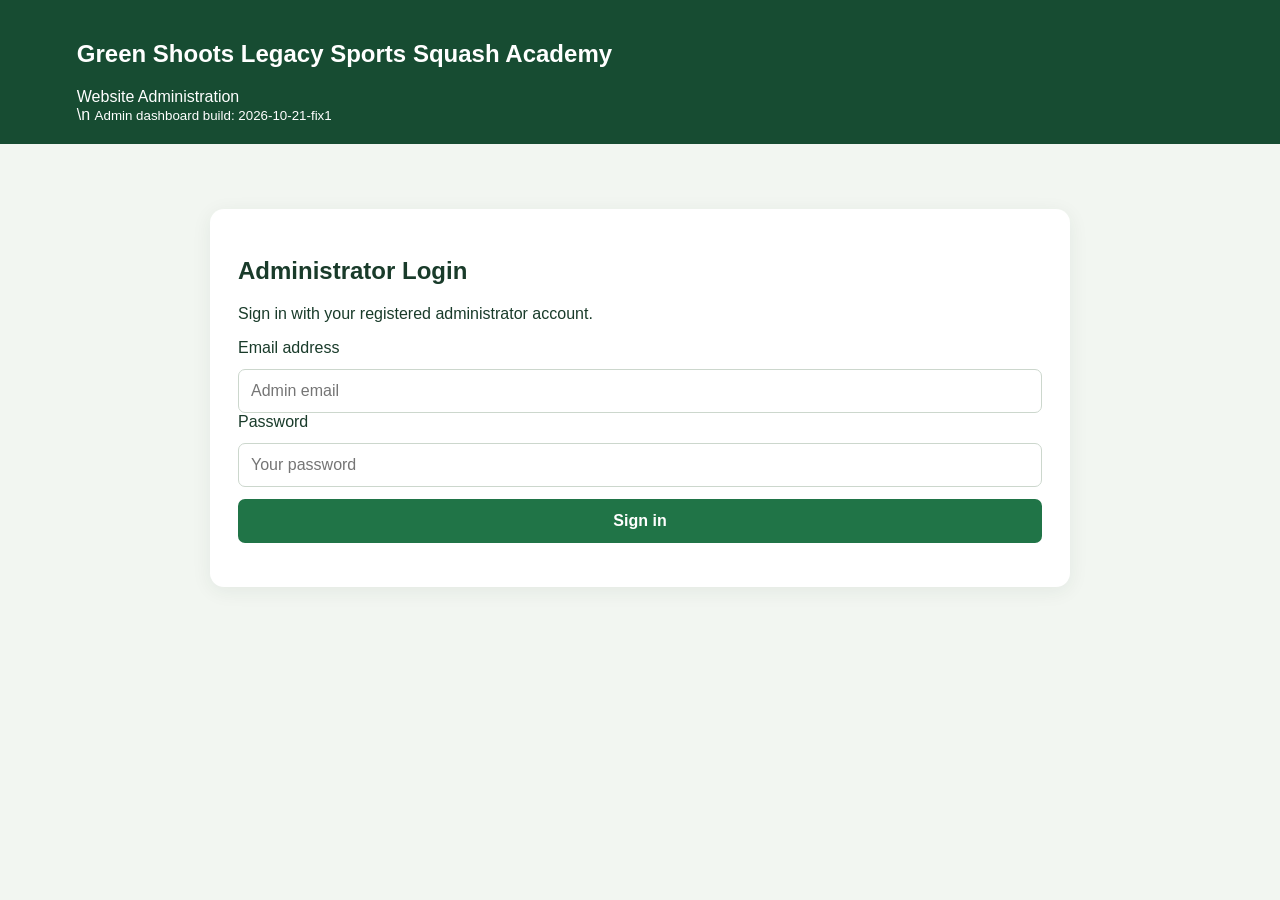
<file: admin-before-publish-variable-fix.html>
<!DOCTYPE html>
<html lang="en">
<head>
  <meta charset="UTF-8">
  <meta name="viewport" content="width=device-width, initial-scale=1">
  <title>Green Shoots | Admin</title>
  <style>
    * { box-sizing: border-box; }
    body {
      margin: 0;
      min-height: 100vh;
      font-family: Arial, sans-serif;
      background: #f2f6f1;
      color: #193b2a;
    }
    header {
      background: #174c32;
      color: white;
      padding: 20px 6%;
    }
    main { max-width: 900px; margin: 45px auto; padding: 20px; }
    .panel {
      background: white;
      padding: 28px;
      border-radius: 14px;
      box-shadow: 0 4px 20px #173b2a12;
    }
    input, select, textarea, button {
      width: 100%;
      padding: 13px;
      margin-top: 12px;
      border-radius: 7px;
      font-size: 16px;
    }
    input, select, textarea { border: 1px solid #ccd7cd; border-radius: 7px; padding: 12px; font: inherit; max-width: 100%; }\n    #contentEditorMessage { white-space: pre-wrap; overflow-wrap: anywhere; }\n    #contentEditorMessage.success { color: #207447; }\n    #contentEditorMessage.error { color: #b42318; }
    button {
      background: #207447;
      color: white;
      border: 0;
      cursor: pointer;
      font-weight: bold;
    }
    button:disabled { opacity: .6; cursor: wait; }
    #message { white-space: pre-wrap; overflow-wrap: anywhere; }
    .success { color: #207447; }
    .error { color: #b42318; }
    .tiles {
      display: grid;
      grid-template-columns: repeat(auto-fit, minmax(180px, 1fr));
      gap: 15px;
      margin-top: 20px;
    }
    .tile { background: #edf5ed; padding: 20px; border-radius: 10px; }
    .hidden { display: none; }
  </style>
</head>
<body>
  <header>
    <h2>Green Shoots Legacy Sports Squash Academy</h2>
    <div>Website Administration</div>\n    <small>Admin dashboard build: 2026-10-21-fix1</small>
  </header>

  <main>
    <section id="loginPanel" class="panel">
      <h1>Administrator Login</h1>
      <p>Sign in with your registered administrator account.</p>
      <form id="loginForm">
        <label for="email">Email address</label>
        <input id="email" type="email" autocomplete="username"
               required placeholder="Admin email">

        <label for="password">Password</label>
        <input id="password" type="password"
               autocomplete="current-password" required
               placeholder="Your password">

        <button id="loginButton" type="submit">Sign in</button>
      </form>
      <p id="message" role="status"></p>
    </section>

    <section id="dashboard" class="panel hidden">
      <h1>Admin Dashboard</h1>
      <p id="welcome"></p>
      <p class="success">Administrator access verified.</p>

      
<section class="panel" id="contentEditor">
  <h2>Website Content Editor</h2>
  <p>Select a saved content entry, edit its JSON, and save it as unpublished.</p>

  <label for="contentSelect">Content entry</label>
  <select id="contentSelect">
    <option value="">Loading entries...</option>
  </select>

  <label for="contentJson">Content (JSON)</label>
  <textarea id="contentJson" rows="10" spellcheck="false"
    style="width:100%; box-sizing:border-box; font-family:monospace;"
    placeholder="Select a content entry first"></textarea>

  <p id="contentEditorMessage" role="status"></p>

  <button id="loadContentButton" type="button">Reload entries</button>
  <button id="saveContentButton" type="button">Save as unpublished</button>
  <button id="publishContentButton" type="button">Publish selected content</button>
</section>


      <div class="tiles">
        <div class="tile">
          <h3>Website Content</h3>
          <p>Homepage text and website sections</p>
        </div>
        <div class="tile">
          <h3>Athletes</h3>
          <p>Manage athlete profiles</p>
        </div>
        <div class="tile">
          <h3>Programs & Events</h3>
          <p>Manage academy activities</p>
        </div>
        <div class="tile">
          <h3>Gallery & Enquiries</h3>
          <p>Images and incoming submissions</p>
        </div>
      </div>

      <p id="dashboardMessage"></p>
      <button id="logoutButton" type="button">Sign out</button>
    </section>
  </main>

  <script type="module">
    import { createClient } from 'https://esm.sh/@supabase/supabase-js@2';

    const SUPABASE_URL = 'https://sbfyvcsechxnsxlvzuvv.supabase.co';
    const SUPABASE_PUBLIC_KEY = 'sb_publishable_itwkgKU9h9fd8qMn7w9qjg_2DY2uezD';

    const $ = (id) => document.getElementById(id);
    const loginPanel = $('loginPanel');
    const dashboard = $('dashboard');
    const message = $('message');
    const loginButton = $('loginButton');
    const editorStatus = $('contentEditorMessage');
    const contentSelect = $('contentSelect');
    const contentJson = $('contentJson');
    const loadButton = $('loadContentButton');
    const saveButton = $('saveContentButton');

    let supabase = null;
    let currentAdminUser = null;
    let editorEntries = [];

    const configured = SUPABASE_URL.startsWith('https://') &&
      !SUPABASE_URL.includes('PASTE_') &&
      SUPABASE_PUBLIC_KEY.length > 20 &&
      !SUPABASE_PUBLIC_KEY.includes('PASTE_');

    function setMessage(text, kind = '') {
      message.className = kind;
      message.textContent = text;
    }

    function setEditorStatus(text, kind = '') {
      editorStatus.className = kind;
      editorStatus.textContent = text;
    }

    function showError(text) {
      setMessage(text, 'error');
    }

    async function loadContentEntries() {
      if (!supabase || !currentAdminUser) {
        setEditorStatus('Please sign in with an administrator account first.', 'error');
        return;
      }

      loadButton.disabled = true;
      saveButton.disabled = true;
      setEditorStatus('Loading content entries...');

      try {
        const { data, error } = await supabase
          .from('site_content')
          .select('content_key, content, published')
          .order('content_key');

        if (error) throw error;

        editorEntries = data || [];
        const previousKey = contentSelect.value;
        contentSelect.replaceChildren();

        if (editorEntries.length === 0) {
          contentSelect.add(new Option('No content entries found', ''));
          contentJson.value = '';
          setEditorStatus('No entries were found in site_content. Add a row in Supabase first.');
          return;
        }

        for (const entry of editorEntries) {
          const label = `${entry.content_key}${entry.published ? ' (published)' : ' (unpublished)'}`;
          contentSelect.add(new Option(label, entry.content_key));
        }

        const desiredKey = editorEntries.some(e => e.content_key === previousKey)
          ? previousKey : editorEntries[0].content_key;
        contentSelect.value = desiredKey;
        await showSelectedContent();
      } catch (error) {
        console.error('Loading site_content failed:', error);
        setEditorStatus(`Could not load entries: ${error.message || String(error)}`, 'error');
      } finally {
        loadButton.disabled = false;
        saveButton.disabled = false;
      }
    }

    async function showSelectedContent() {
      const key = contentSelect.value;
      if (!key) {
        contentJson.value = '';
        return;
      }

      const entry = editorEntries.find(item => item.content_key === key);
      if (!entry) {
        setEditorStatus('That entry is not in the loaded list. Click Reload entries.', 'error');
        return;
      }

      contentJson.value = JSON.stringify(entry.content, null, 2);
      setEditorStatus(entry.published
        ? 'This entry is published. Saving will change it to unpublished.'
        : 'This entry is unpublished.');
    }

    async function saveContentEntry() {
      // This visible message confirms that the button handler is running.
      setEditorStatus('Save button clicked. Validating content...');

      const key = contentSelect.value;
      if (!key) {
        setEditorStatus('Select a content entry before saving.', 'error');
        return;
      }
      if (editorEntries.filter(entry => entry.content_key === key).length !== 1) {
        setEditorStatus('Cannot safely save: this content_key is missing or duplicated. Make each site_content.content_key unique in Supabase before editing it.', 'error');
        return;
      }

      let parsedContent;
      try {
        parsedContent = JSON.parse(contentJson.value);
      } catch (error) {
        setEditorStatus(`Invalid JSON: ${error.message}`, 'error');
        return;
      }

      if (parsedContent === null || typeof parsedContent !== 'object') {
        setEditorStatus('Content must be a JSON object or array.', 'error');
        return;
      }

      if (!currentAdminUser) {
        setEditorStatus('Your administrator session is missing. Sign out and sign in again.', 'error');
        return;
      }

      saveButton.disabled = true;
      loadButton.disabled = true;
      setEditorStatus('Saving to Supabase as unpublished...');

      try {
        const { data, error } = await supabase
          .from('site_content')
          .update({
            content: parsedContent,
            published: false,
            updated_at: new Date().toISOString(),
            updated_by: currentAdminUser.id
          })
          .eq('content_key', key)
          .select('content_key, content, published');

        if (error) throw error;
        if (!data || data.length === 0) {
          throw new Error('Supabase updated zero rows. Check the site_content UPDATE/SELECT RLS policies and that this content_key exists.');
        }

        editorEntries = editorEntries.map(entry =>
          entry.content_key === key
            ? { ...entry, content: parsedContent, published: false }
            : entry
        );
        setEditorStatus(`Saved successfully: "${key}" is now unpublished.`, 'success');
        await loadContentEntries();
        contentSelect.value = key;
        await showSelectedContent();
        setEditorStatus(`Saved successfully: "${key}" is now unpublished.`, 'success');
      } catch (error) {
        console.error('Saving site_content failed:', error);
        setEditorStatus(`Save failed: ${error.message || String(error)}`, 'error');
      } finally {
        saveButton.disabled = false;
        loadButton.disabled = false;
      }
    }

    async function publishContentEntry() {
      const key = contentSelect.value;

      if (!supabase || !currentAdminUser) {
        setEditorStatus('Please sign in again with an administrator account.', 'error');
        return;
      }

      if (!key || editorEntries.filter(e => e.content_key === key).length !== 1) {
        setEditorStatus('Cannot publish: select an entry that exists exactly once.', 'error');
        return;
      }

      let parsedContent;
      try {
        parsedContent = JSON.parse(contentJson.value);
      } catch (error) {
        setEditorStatus('Cannot publish invalid JSON: ' + error.message, 'error');
        return;
      }

      if (parsedContent === null || typeof parsedContent !== 'object') {
        setEditorStatus('Content must be a JSON object or array.', 'error');
        return;
      }

      const confirmed = window.confirm(
        'Publish "' + key + '" now? This makes this entry available to the website.'
      );
      if (!confirmed) return;

      publishButton.disabled = true;
      saveButton.disabled = true;
      loadButton.disabled = true;
      setEditorStatus('Verifying administrator access before publishing...');

      try {
        const { data: admin, error: adminError } = await supabase
          .from('site_admins')
          .select('user_id')
          .eq('user_id', currentAdminUser.id)
          .maybeSingle();

        if (adminError) throw adminError;
        if (!admin) throw new Error('Administrator verification failed. Please sign in again.');

        const { data, error } = await supabase
          .from('site_content')
          .update({
            content: parsedContent,
            published: true,
            updated_at: new Date().toISOString(),
            updated_by: currentAdminUser.id
          })
          .eq('content_key', key)
          .select('content_key, content, published');

        if (error) throw error;
        if (!data || data.length !== 1) {
          throw new Error('Expected exactly one updated row. Check content_key uniqueness and Supabase permissions.');
        }

        setEditorStatus('Published "' + key + '" successfully.', 'success');
        await loadContentEntries();
        contentSelect.value = key;
        await showSelectedContent();
        setEditorStatus('Published "' + key + '" successfully.', 'success');
      } catch (error) {
        console.error('Publishing content failed:', error);
        setEditorStatus('Publish failed: ' + (error.message || String(error)), 'error');
      } finally {
        publishButton.disabled = false;
        saveButton.disabled = false;
        loadButton.disabled = false;
      }
    }
    async function verifyAdmin(user) {
      const { data, error } = await supabase
        .from('site_admins')
        .select('user_id')
        .eq('user_id', user.id)
        .maybeSingle();

      if (error) {
        console.error('Admin verification failed:', error);
        throw new Error(`Could not verify administrator access: ${error.message}`);
      }
      if (!data) {
        await supabase.auth.signOut();
        throw new Error('This account is not registered as a site administrator.');
      }

      currentAdminUser = user;
      loginPanel.classList.add('hidden');
      dashboard.classList.remove('hidden');
      $('welcome').textContent = `Signed in as ${user.email || 'administrator'}`;
      await loadContentEntries();
    }

    async function checkExistingSession() {
      try {
        const { data, error } = await supabase.auth.getSession();
        if (error) throw error;
        if (data.session) await verifyAdmin(data.session.user);
      } catch (error) {
        console.error('Session check failed:', error);
        showError(error.message || 'Could not verify your session.');
      }
    }

    // Attach handlers only after confirming the expected elements exist.
    $('loginForm').addEventListener('submit', async (event) => {
      event.preventDefault();
      if (!configured) {
        showError('Supabase setup is incomplete. Check the project URL and publishable key.');
        return;
      }

      loginButton.disabled = true;
      setMessage('Signing in...');
      try {
        const email = $('email').value.trim();
        const password = $('password').value;
        const { data, error } = await supabase.auth.signInWithPassword({ email, password });
        if (error) throw error;
        await verifyAdmin(data.user);
        setMessage('');
      } catch (error) {
        console.error('Sign-in failed:', error);
        showError(error.message || 'Sign-in failed.');
      } finally {
        loginButton.disabled = false;
      }
    });

    contentSelect.addEventListener('change', () => {
      showSelectedContent().catch(error => {
        console.error(error);
        setEditorStatus(error.message || 'Could not display this entry.', 'error');
      });
    });

    loadButton.addEventListener('click', () => {
      loadContentEntries().catch(error => {
        console.error(error);
        setEditorStatus(error.message || 'Reload failed.', 'error');
      });
    });

    saveButton.addEventListener('click', () => {
      saveContentEntry().catch(error => {
        console.error(error);
        setEditorStatus(error.message || 'Save failed unexpectedly.', 'error');
      });
    });

    publishButton.addEventListener('click', () => {
      publishContentEntry().catch(error => {
        console.error('Publishing failed:', error);
        setEditorStatus('Publish failed: ' + (error.message || String(error)), 'error');
      });
    });

    $('logoutButton').addEventListener('click', async () => {
      try {
        const { error } = await supabase.auth.signOut();
        if (error) throw error;
        currentAdminUser = null;
        editorEntries = [];
        dashboard.classList.add('hidden');
        loginPanel.classList.remove('hidden');
        $('password').value = '';
        setMessage('You have signed out.', 'success');
        setEditorStatus('');
      } catch (error) {
        console.error('Sign-out failed:', error);
        $('dashboardMessage').textContent = `Sign-out failed: ${error.message || String(error)}`;
      }
    });

    if (!loginPanel || !dashboard || !message || !loginButton ||
        !editorStatus || !contentSelect || !contentJson || !loadButton || !saveButton) {
      console.error('Admin page setup failed: one or more required HTML elements are missing.');
    } else if (configured) {
      try {
        supabase = createClient(SUPABASE_URL, SUPABASE_PUBLIC_KEY);
        checkExistingSession();
      } catch (error) {
        console.error('Supabase client initialization failed:', error);
        showError(`Could not initialize Supabase: ${error.message || String(error)}`);
      }
    } else {
      showError('Setup required: add your Supabase project URL and publishable key in admin.html.');
    }
  </script>
</body>
</html>
</file>
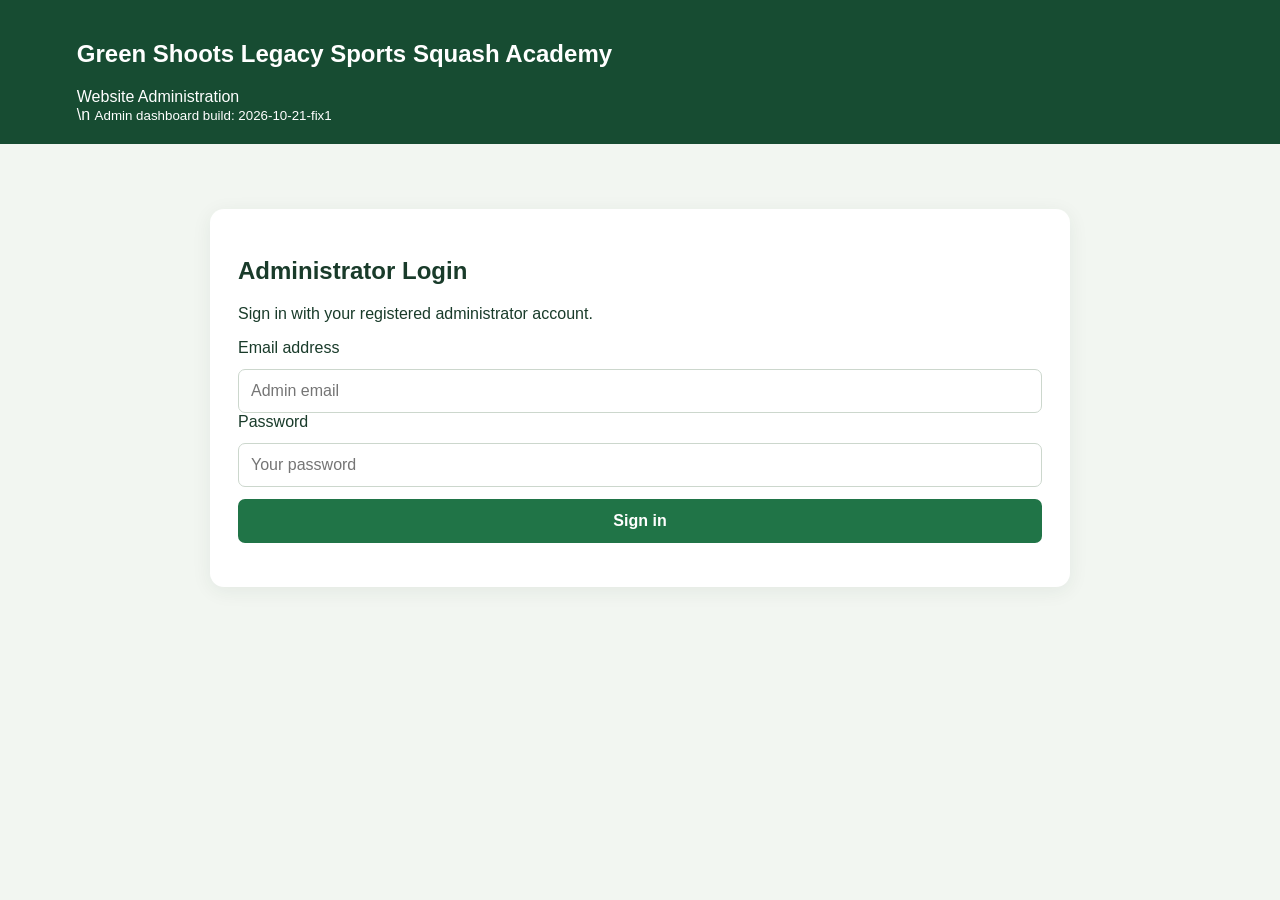
<file: admin-before-publish.html>
<!DOCTYPE html>
<html lang="en">
<head>
  <meta charset="UTF-8">
  <meta name="viewport" content="width=device-width, initial-scale=1">
  <title>Green Shoots | Admin</title>
  <style>
    * { box-sizing: border-box; }
    body {
      margin: 0;
      min-height: 100vh;
      font-family: Arial, sans-serif;
      background: #f2f6f1;
      color: #193b2a;
    }
    header {
      background: #174c32;
      color: white;
      padding: 20px 6%;
    }
    main { max-width: 900px; margin: 45px auto; padding: 20px; }
    .panel {
      background: white;
      padding: 28px;
      border-radius: 14px;
      box-shadow: 0 4px 20px #173b2a12;
    }
    input, select, textarea, button {
      width: 100%;
      padding: 13px;
      margin-top: 12px;
      border-radius: 7px;
      font-size: 16px;
    }
    input, select, textarea { border: 1px solid #ccd7cd; border-radius: 7px; padding: 12px; font: inherit; max-width: 100%; }\n    #contentEditorMessage { white-space: pre-wrap; overflow-wrap: anywhere; }\n    #contentEditorMessage.success { color: #207447; }\n    #contentEditorMessage.error { color: #b42318; }
    button {
      background: #207447;
      color: white;
      border: 0;
      cursor: pointer;
      font-weight: bold;
    }
    button:disabled { opacity: .6; cursor: wait; }
    #message { white-space: pre-wrap; overflow-wrap: anywhere; }
    .success { color: #207447; }
    .error { color: #b42318; }
    .tiles {
      display: grid;
      grid-template-columns: repeat(auto-fit, minmax(180px, 1fr));
      gap: 15px;
      margin-top: 20px;
    }
    .tile { background: #edf5ed; padding: 20px; border-radius: 10px; }
    .hidden { display: none; }
  </style>
</head>
<body>
  <header>
    <h2>Green Shoots Legacy Sports Squash Academy</h2>
    <div>Website Administration</div>\n    <small>Admin dashboard build: 2026-10-21-fix1</small>
  </header>

  <main>
    <section id="loginPanel" class="panel">
      <h1>Administrator Login</h1>
      <p>Sign in with your registered administrator account.</p>
      <form id="loginForm">
        <label for="email">Email address</label>
        <input id="email" type="email" autocomplete="username"
               required placeholder="Admin email">

        <label for="password">Password</label>
        <input id="password" type="password"
               autocomplete="current-password" required
               placeholder="Your password">

        <button id="loginButton" type="submit">Sign in</button>
      </form>
      <p id="message" role="status"></p>
    </section>

    <section id="dashboard" class="panel hidden">
      <h1>Admin Dashboard</h1>
      <p id="welcome"></p>
      <p class="success">Administrator access verified.</p>

      
<section class="panel" id="contentEditor">
  <h2>Website Content Editor</h2>
  <p>Select a saved content entry, edit its JSON, and save it as unpublished.</p>

  <label for="contentSelect">Content entry</label>
  <select id="contentSelect">
    <option value="">Loading entries...</option>
  </select>

  <label for="contentJson">Content (JSON)</label>
  <textarea id="contentJson" rows="10" spellcheck="false"
    style="width:100%; box-sizing:border-box; font-family:monospace;"
    placeholder="Select a content entry first"></textarea>

  <p id="contentEditorMessage" role="status"></p>

  <button id="loadContentButton" type="button">Reload entries</button>
  <button id="saveContentButton" type="button">Save as unpublished</button>
</section>


      <div class="tiles">
        <div class="tile">
          <h3>Website Content</h3>
          <p>Homepage text and website sections</p>
        </div>
        <div class="tile">
          <h3>Athletes</h3>
          <p>Manage athlete profiles</p>
        </div>
        <div class="tile">
          <h3>Programs & Events</h3>
          <p>Manage academy activities</p>
        </div>
        <div class="tile">
          <h3>Gallery & Enquiries</h3>
          <p>Images and incoming submissions</p>
        </div>
      </div>

      <p id="dashboardMessage"></p>
      <button id="logoutButton" type="button">Sign out</button>
    </section>
  </main>

  <script type="module">
    import { createClient } from 'https://esm.sh/@supabase/supabase-js@2';

    const SUPABASE_URL = 'https://sbfyvcsechxnsxlvzuvv.supabase.co';
    const SUPABASE_PUBLIC_KEY = 'sb_publishable_itwkgKU9h9fd8qMn7w9qjg_2DY2uezD';

    const $ = (id) => document.getElementById(id);
    const loginPanel = $('loginPanel');
    const dashboard = $('dashboard');
    const message = $('message');
    const loginButton = $('loginButton');
    const editorStatus = $('contentEditorMessage');
    const contentSelect = $('contentSelect');
    const contentJson = $('contentJson');
    const loadButton = $('loadContentButton');
    const saveButton = $('saveContentButton');

    let supabase = null;
    let currentAdminUser = null;
    let editorEntries = [];

    const configured = SUPABASE_URL.startsWith('https://') &&
      !SUPABASE_URL.includes('PASTE_') &&
      SUPABASE_PUBLIC_KEY.length > 20 &&
      !SUPABASE_PUBLIC_KEY.includes('PASTE_');

    function setMessage(text, kind = '') {
      message.className = kind;
      message.textContent = text;
    }

    function setEditorStatus(text, kind = '') {
      editorStatus.className = kind;
      editorStatus.textContent = text;
    }

    function showError(text) {
      setMessage(text, 'error');
    }

    async function loadContentEntries() {
      if (!supabase || !currentAdminUser) {
        setEditorStatus('Please sign in with an administrator account first.', 'error');
        return;
      }

      loadButton.disabled = true;
      saveButton.disabled = true;
      setEditorStatus('Loading content entries...');

      try {
        const { data, error } = await supabase
          .from('site_content')
          .select('content_key, content, published')
          .order('content_key');

        if (error) throw error;

        editorEntries = data || [];
        const previousKey = contentSelect.value;
        contentSelect.replaceChildren();

        if (editorEntries.length === 0) {
          contentSelect.add(new Option('No content entries found', ''));
          contentJson.value = '';
          setEditorStatus('No entries were found in site_content. Add a row in Supabase first.');
          return;
        }

        for (const entry of editorEntries) {
          const label = `${entry.content_key}${entry.published ? ' (published)' : ' (unpublished)'}`;
          contentSelect.add(new Option(label, entry.content_key));
        }

        const desiredKey = editorEntries.some(e => e.content_key === previousKey)
          ? previousKey : editorEntries[0].content_key;
        contentSelect.value = desiredKey;
        await showSelectedContent();
      } catch (error) {
        console.error('Loading site_content failed:', error);
        setEditorStatus(`Could not load entries: ${error.message || String(error)}`, 'error');
      } finally {
        loadButton.disabled = false;
        saveButton.disabled = false;
      }
    }

    async function showSelectedContent() {
      const key = contentSelect.value;
      if (!key) {
        contentJson.value = '';
        return;
      }

      const entry = editorEntries.find(item => item.content_key === key);
      if (!entry) {
        setEditorStatus('That entry is not in the loaded list. Click Reload entries.', 'error');
        return;
      }

      contentJson.value = JSON.stringify(entry.content, null, 2);
      setEditorStatus(entry.published
        ? 'This entry is published. Saving will change it to unpublished.'
        : 'This entry is unpublished.');
    }

    async function saveContentEntry() {
      // This visible message confirms that the button handler is running.
      setEditorStatus('Save button clicked. Validating content...');

      const key = contentSelect.value;
      if (!key) {
        setEditorStatus('Select a content entry before saving.', 'error');
        return;
      }
      if (editorEntries.filter(entry => entry.content_key === key).length !== 1) {
        setEditorStatus('Cannot safely save: this content_key is missing or duplicated. Make each site_content.content_key unique in Supabase before editing it.', 'error');
        return;
      }

      let parsedContent;
      try {
        parsedContent = JSON.parse(contentJson.value);
      } catch (error) {
        setEditorStatus(`Invalid JSON: ${error.message}`, 'error');
        return;
      }

      if (parsedContent === null || typeof parsedContent !== 'object') {
        setEditorStatus('Content must be a JSON object or array.', 'error');
        return;
      }

      if (!currentAdminUser) {
        setEditorStatus('Your administrator session is missing. Sign out and sign in again.', 'error');
        return;
      }

      saveButton.disabled = true;
      loadButton.disabled = true;
      setEditorStatus('Saving to Supabase as unpublished...');

      try {
        const { data, error } = await supabase
          .from('site_content')
          .update({
            content: parsedContent,
            published: false,
            updated_at: new Date().toISOString(),
            updated_by: currentAdminUser.id
          })
          .eq('content_key', key)
          .select('content_key, content, published');

        if (error) throw error;
        if (!data || data.length === 0) {
          throw new Error('Supabase updated zero rows. Check the site_content UPDATE/SELECT RLS policies and that this content_key exists.');
        }

        editorEntries = editorEntries.map(entry =>
          entry.content_key === key
            ? { ...entry, content: parsedContent, published: false }
            : entry
        );
        setEditorStatus(`Saved successfully: "${key}" is now unpublished.`, 'success');
        await loadContentEntries();
        contentSelect.value = key;
        await showSelectedContent();
        setEditorStatus(`Saved successfully: "${key}" is now unpublished.`, 'success');
      } catch (error) {
        console.error('Saving site_content failed:', error);
        setEditorStatus(`Save failed: ${error.message || String(error)}`, 'error');
      } finally {
        saveButton.disabled = false;
        loadButton.disabled = false;
      }
    }

    async function verifyAdmin(user) {
      const { data, error } = await supabase
        .from('site_admins')
        .select('user_id')
        .eq('user_id', user.id)
        .maybeSingle();

      if (error) {
        console.error('Admin verification failed:', error);
        throw new Error(`Could not verify administrator access: ${error.message}`);
      }
      if (!data) {
        await supabase.auth.signOut();
        throw new Error('This account is not registered as a site administrator.');
      }

      currentAdminUser = user;
      loginPanel.classList.add('hidden');
      dashboard.classList.remove('hidden');
      $('welcome').textContent = `Signed in as ${user.email || 'administrator'}`;
      await loadContentEntries();
    }

    async function checkExistingSession() {
      try {
        const { data, error } = await supabase.auth.getSession();
        if (error) throw error;
        if (data.session) await verifyAdmin(data.session.user);
      } catch (error) {
        console.error('Session check failed:', error);
        showError(error.message || 'Could not verify your session.');
      }
    }

    // Attach handlers only after confirming the expected elements exist.
    $('loginForm').addEventListener('submit', async (event) => {
      event.preventDefault();
      if (!configured) {
        showError('Supabase setup is incomplete. Check the project URL and publishable key.');
        return;
      }

      loginButton.disabled = true;
      setMessage('Signing in...');
      try {
        const email = $('email').value.trim();
        const password = $('password').value;
        const { data, error } = await supabase.auth.signInWithPassword({ email, password });
        if (error) throw error;
        await verifyAdmin(data.user);
        setMessage('');
      } catch (error) {
        console.error('Sign-in failed:', error);
        showError(error.message || 'Sign-in failed.');
      } finally {
        loginButton.disabled = false;
      }
    });

    contentSelect.addEventListener('change', () => {
      showSelectedContent().catch(error => {
        console.error(error);
        setEditorStatus(error.message || 'Could not display this entry.', 'error');
      });
    });

    loadButton.addEventListener('click', () => {
      loadContentEntries().catch(error => {
        console.error(error);
        setEditorStatus(error.message || 'Reload failed.', 'error');
      });
    });

    saveButton.addEventListener('click', () => {
      saveContentEntry().catch(error => {
        console.error(error);
        setEditorStatus(error.message || 'Save failed unexpectedly.', 'error');
      });
    });

    $('logoutButton').addEventListener('click', async () => {
      try {
        const { error } = await supabase.auth.signOut();
        if (error) throw error;
        currentAdminUser = null;
        editorEntries = [];
        dashboard.classList.add('hidden');
        loginPanel.classList.remove('hidden');
        $('password').value = '';
        setMessage('You have signed out.', 'success');
        setEditorStatus('');
      } catch (error) {
        console.error('Sign-out failed:', error);
        $('dashboardMessage').textContent = `Sign-out failed: ${error.message || String(error)}`;
      }
    });

    if (!loginPanel || !dashboard || !message || !loginButton ||
        !editorStatus || !contentSelect || !contentJson || !loadButton || !saveButton) {
      console.error('Admin page setup failed: one or more required HTML elements are missing.');
    } else if (configured) {
      try {
        supabase = createClient(SUPABASE_URL, SUPABASE_PUBLIC_KEY);
        checkExistingSession();
      } catch (error) {
        console.error('Supabase client initialization failed:', error);
        showError(`Could not initialize Supabase: ${error.message || String(error)}`);
      }
    } else {
      showError('Setup required: add your Supabase project URL and publishable key in admin.html.');
    }
  </script>
</body>
</html>
</file>
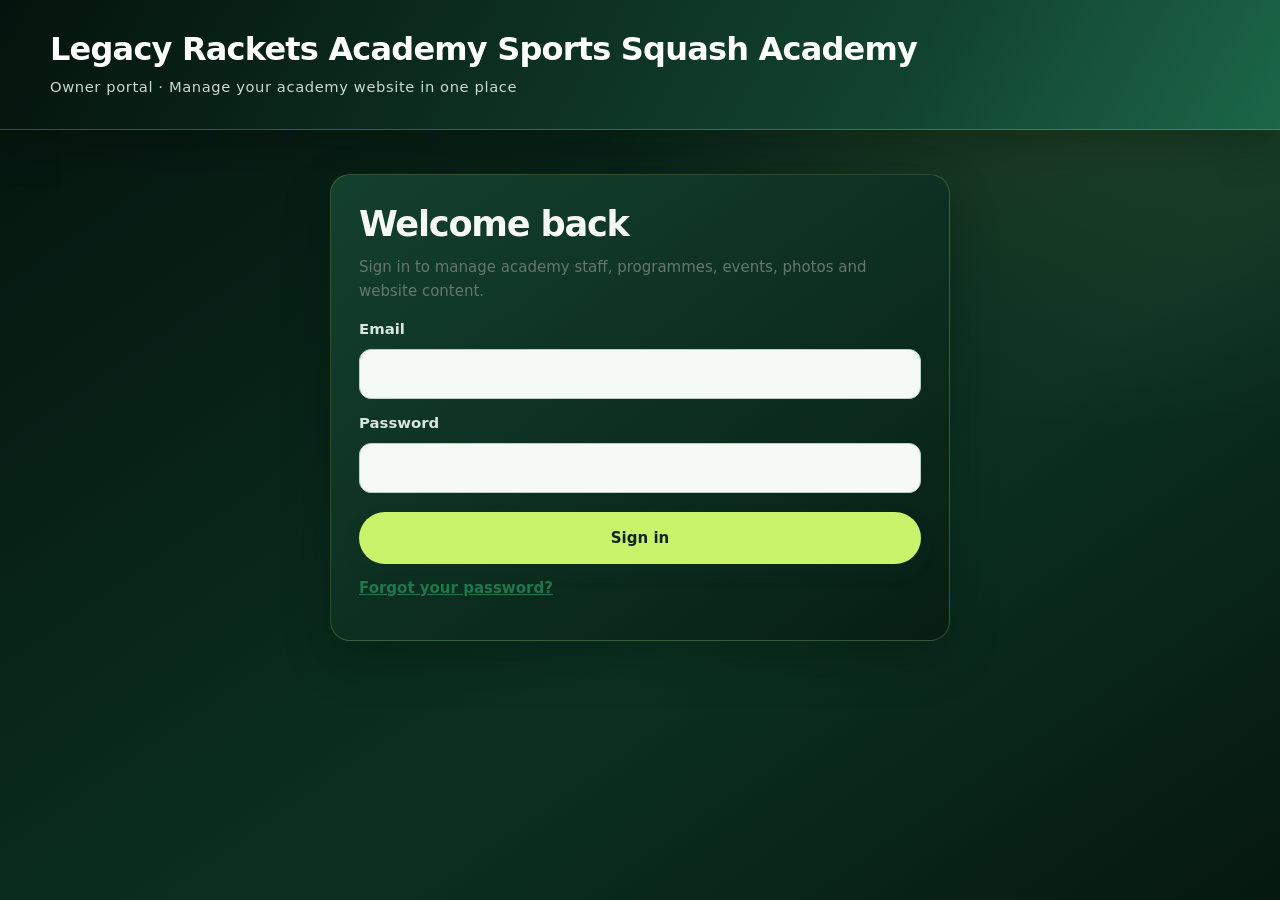
<file: admin.html>
<!doctype html>
<html lang="en">
<head>
<meta charset="utf-8"><meta name="viewport" content="width=device-width,initial-scale=1">
<title>Legacy Rackets Academy | Owner Dashboard</title>
<style>
:root{color-scheme:light;--green:#123d2b;--green2:#21764b;--lime:#c9e7a5;--ink:#183528;--muted:#65776b;--line:#dce7de;--paper:#f4f7f3;--red:#b42318;--shadow:0 12px 34px rgba(18,61,43,.07)}
*{box-sizing:border-box}html{scroll-behavior:smooth}body{margin:0;background:var(--paper);color:var(--ink);font:15px/1.6 Inter,ui-sans-serif,system-ui,-apple-system,BlinkMacSystemFont,"Segoe UI",sans-serif}
header{background:radial-gradient(ellipse at 85% 0%,#2b7950 0%,transparent 45%),linear-gradient(125deg,#102f22,#174c32 65%,#226d45);color:white;padding:30px max(20px,calc((100% - 1180px)/2));border-bottom:4px solid var(--lime)}header h2{font-size:clamp(1.3rem,2.8vw,2rem);line-height:1.2;letter-spacing:-.04em;margin:0 0 7px;font-weight:800}header div{color:#dcefe1;letter-spacing:.04em;font-size:.92rem}
main{max-width:1180px;margin:30px auto;padding:0 18px 48px}h1,h2,h3{letter-spacing:-.035em;line-height:1.2;color:var(--green)}h1{font-size:clamp(1.6rem,3vw,2.2rem);margin:0 0 10px}h2{font-size:1.45rem;margin:0 0 14px}h3{font-size:1.08rem;margin-top:0}p{margin-top:0}
.panel{background:#fff;border:1px solid #e6eee7;border-radius:18px;padding:clamp(18px,3vw,28px);margin:18px 0;box-shadow:var(--shadow)}.hidden{display:none!important}.grid{display:grid;grid-template-columns:repeat(auto-fit,minmax(220px,1fr));gap:16px}.field{margin:13px 0}
label{display:block;font-weight:700;margin-bottom:7px;font-size:.93rem;color:#284b38}input,select,textarea,button{font:inherit;padding:12px 14px;border-radius:10px;max-width:100%}input,select,textarea{width:100%;border:1px solid #cbd9ce;background:white;color:var(--ink);transition:border-color .15s,box-shadow .15s}input:focus,select:focus,textarea:focus{outline:none;border-color:var(--green2);box-shadow:0 0 0 3px #21764b20}input[type=checkbox]{accent-color:var(--green2)}textarea{min-height:115px;resize:vertical}
button{border:1px solid transparent;background:var(--green2);color:white;font-weight:750;cursor:pointer;transition:transform .15s,background .15s,box-shadow .15s}button:hover{background:#185c39;box-shadow:0 5px 14px #174c3220;transform:translateY(-1px)}button:focus-visible{outline:3px solid #8cbd8e;outline-offset:2px}button.secondary{background:#eef3ef;color:#254635;border-color:#d9e5db}button.secondary:hover{background:#e0ebe2}button.danger{background:#fff0ee;color:#a21e16;border-color:#f3d1cd}button.danger:hover{background:#ffe2de}button:disabled{opacity:.55;cursor:wait;transform:none;box-shadow:none}
.tabs{display:flex;gap:8px;flex-wrap:wrap;margin:22px 0 0;padding-top:18px;border-top:1px solid #ffffff2c}.tabs button{background:#ffffff13;color:#eef8f0;border-color:#ffffff30;font-size:.9rem;padding:10px 13px}.tabs button:hover{background:#ffffff25}.tabs button.active{background:var(--lime);color:#183b28;border-color:var(--lime);box-shadow:none}
.status{white-space:pre-wrap;overflow-wrap:anywhere;margin:12px 0 0}.success{color:#176c3a}.error{color:var(--red)}.item{border:1px solid var(--line);border-radius:14px;padding:15px;margin:12px 0;display:flex;gap:14px;align-items:center;justify-content:space-between;flex-wrap:wrap;background:#fff}.item img{width:86px;height:76px;object-fit:cover;border-radius:10px;background:#edf3ed}.item-main{flex:1;min-width:180px}.item small{display:block;color:var(--muted);margin-top:3px}.actions{display:flex;gap:8px;flex-wrap:wrap}.actions button{width:auto}.hint{color:var(--muted);font-size:.91rem}hr{border:0;border-top:1px solid var(--line);margin:26px 0}pre{white-space:pre-wrap;overflow-wrap:anywhere}
#dashboard>.panel:first-child{background:linear-gradient(135deg,#123d2b,#1b5b3c);color:white;border:0;box-shadow:0 18px 40px #123d2b20}#dashboard>.panel:first-child h1,#dashboard>.panel:first-child h2{color:white}#dashboard>.panel:first-child p{color:#e0eee3}#dashboard>.panel:first-child .hint{color:#d0e5d5}#dashboard>.panel:first-child .status{color:#fff}#dashboard>.panel:first-child .status.error{color:#ffd2cb}
#loginPanel{max-width:620px;margin:44px auto}#loginPanel>p{color:var(--muted)}#loginButton{width:100%;margin-top:6px;padding:13px}#ownerHelp{border-left:5px solid var(--green2);background:linear-gradient(110deg,#f0f8ef,#fff)}#ownerHelp summary{cursor:pointer;color:var(--green);font-weight:800}#ownerHelp ol{padding-left:22px;margin-bottom:0}#ownerHelp li{margin:7px 0}#contentJson{font-family:ui-monospace,SFMono-Regular,Menlo,Consolas,monospace;font-size:.9rem;background:#fbfcfb}
@media(max-width:640px){main{margin:18px auto;padding:0 12px 30px}header{padding:24px 16px}.panel{border-radius:14px;padding:17px}.tabs{display:grid;grid-template-columns:repeat(2,minmax(0,1fr))}.tabs button{width:100%;padding:10px 7px}.item{align-items:flex-start}.actions{width:100%}.actions button{flex:1}#dashboard>.panel:first-child .grid>div:last-child{text-align:left!important}}
@media(prefers-reduced-motion:reduce){html{scroll-behavior:auto}*,*:before,*:after{transition:none!important;animation:none!important}}
</style>
<link rel="stylesheet" href="/legacy-theme.css">
</head><body class="legacy-admin">
<header><h2>Legacy Rackets Academy Sports Squash Academy</h2><div>Owner portal · Manage your academy website in one place</div></header>
<main>
<section id="loginPanel" class="panel"><h1>Welcome back</h1><p>Sign in to manage academy staff, programmes, events, photos and website content.</p><form id="loginForm"><div class="field"><label for="email">Email</label><input id="email" type="email" autocomplete="username" required></div><div class="field"><label for="password">Password</label><input id="password" type="password" autocomplete="current-password" required></div><button id="loginButton">Sign in</button></form><p style="margin:12px 0 0"><a id="forgotPasswordLink" href="reset-password.html" style="color:#21764b;font-weight:700">Forgot your password?</a></p><p id="loginStatus" class="status" role="status"></p></section>
<section id="dashboard" class="hidden"><div class="panel"><div class="grid"><div><h1>Academy website dashboard</h1><p id="welcome"></p><p class="hint">Use the sections below to update the website. Items marked <strong>Unpublished</strong> are saved privately until you choose to publish them.</p></div><div style="align-self:center;text-align:right"><button id="logoutButton" class="secondary">Sign out</button></div></div><div id="globalStatus" class="status" role="status"></div><nav class="tabs" id="tabs"><button class="active" data-tab="content">Homepage text</button><button data-tab="athletes">Athletes &amp; staff</button><button data-tab="programs">Training programmes</button><button data-tab="events">Events</button><button data-tab="gallery_items">Photo gallery</button><button data-tab="student_profiles">Student profiles</button><button data-tab="news_posts">News</button><button data-tab="testimonials">Testimonials</button><button data-tab="memberships">Memberships</button><button data-tab="attendance">Attendance</button><button data-tab="payment_records">Payment records</button><button data-tab="enquiries">Messages</button></nav></div>
<details class="panel" id="ownerHelp"><summary>Owner quick guide — click to open</summary><div style="padding-top:14px"><p><strong>You do not need to edit website code.</strong> Use the tabs above for everyday updates.</p><ol><li><strong>Add or update a person, programme, event or photo:</strong> open its tab, fill in the form, select a photo if needed, then click <em>Save record</em>.</li><li><strong>Show it on the live website:</strong> tick <em>Published</em> before saving. Leave it unticked if you are still preparing the item.</li><li><strong>Change an existing item:</strong> find it in the list and click <em>Edit</em>. Make changes and click <em>Update record</em>.</li><li><strong>Upload photos:</strong> choose a JPG, PNG, WebP or GIF image under 8 MB. Wait for the save message before leaving the page.</li><li><strong>Homepage text:</strong> this section is for advanced settings. The text box uses JSON formatting; avoid changing it unless you know the structure. Ask your website support person if unsure.</li><li><strong>When finished:</strong> open the public website in another tab and refresh it to confirm the change. Click <em>Sign out</em> when done.</li></ol><p class="hint">If something fails, copy the error message or take a screenshot and send it to your website support person. Never share your password.</p></div></details>
<section class="panel tabpage" id="page-content"><h2>Homepage text &amp; settings</h2><p class="hint">Advanced section: these entries control structured homepage content. Most routine updates belong in Athletes &amp; staff, Training programmes, Events or Photo gallery.</p><div class="field"><label for="contentSelect">Choose a content entry</label><select id="contentSelect"></select></div><div class="field"><label for="contentJson">Structured content (advanced JSON)</label><textarea id="contentJson" rows="16" spellcheck="false" style="font-family:monospace"></textarea></div><div class="actions"><button id="reloadContent">Reload entries</button><button id="saveContent">Save as unpublished</button><button id="publishContent">Publish content</button></div><p id="contentStatus" class="status" role="status"></p><p class="hint">Only change this if you have been shown what each field means. Saving as unpublished keeps the change off the public website. Publishing makes this entry live.</p></section>
<section class="panel tabpage hidden" id="page-records"><h2 id="recordTitle">Manage records</h2><form id="recordForm"><input id="recordId" type="hidden"><div class="grid"><div class="field"><label for="recordName">Name / title</label><input id="recordName" required></div><div class="field" id="slugField"><label for="recordSlug">Slug (optional)</label><input id="recordSlug"></div><div class="field" id="categoryField"><label for="recordCategory">Category</label><input id="recordCategory" placeholder="Training, tournaments, community"></div><div class="field" id="imageField"><label for="recordImage">Photo / image</label><input id="recordImage" type="file" accept="image/*"><div class="hint">JPG, PNG, WebP or GIF; maximum 8 MB.</div><input id="recordImageUrl" placeholder="Or paste an existing image URL"></div><div class="field" id="dateField"><label for="recordDate">Event date and time</label><input id="recordDate" type="datetime-local"></div><div class="field" id="locationField"><label for="recordLocation">Location</label><input id="recordLocation"></div><div class="field"><label for="recordSort">Display order</label><input id="recordSort" type="number" value="0"></div></div><div class="field"><label for="recordDescription">Description</label><textarea id="recordDescription"></textarea></div><div class="field" id="detailsField"><label for="recordDetails">Extra details (JSON object)</label><textarea id="recordDetails" placeholder='{"tag":"Junior","schedule":"Mon/Wed 4 PM","fee_ugx":150000,"student_user_id":"AUTH-USER-UUID","starts_at":"2026-11-01","ends_at":"2027-01-31","membership_status":"active","attendance_date":"2026-10-23T16:00:00Z","attendance_status":"present","amount_ugx":150000,"currency":"UGX","payment_status":"pending","payment_method":"manual","provider_reference":"","paid_at":null,"guardian_name":"","phone":"","program_name":"","date_of_birth":null,"status":"active","user_id":null}'>{}</textarea><p class="hint">For memberships use student_user_id, starts_at, ends_at, fee_ugx, membership_status. For attendance use student_user_id, attendance_date, attendance_status. For payment records use student_user_id, amount_ugx, currency, payment_status, payment_method, provider_reference, paid_at. Keep payment_status as pending until a payment is independently verified.</p></div><div class="field"><label><input id="recordPublished" type="checkbox" style="width:auto"> Published (visible on website where supported)</label></div><div class="actions"><button id="recordSave" type="submit">Save record</button><button id="recordReset" type="button" class="secondary">Clear form</button></div><p id="recordStatus" class="status" role="status"></p></form><hr><div class="grid"><div><h3 id="listTitle">Saved records</h3></div><div><button id="refreshRecords" class="secondary">Refresh list</button></div></div><div id="recordList"></div></section>
<section class="panel tabpage hidden" id="page-enquiries"><h2>Messages from visitors</h2><p class="hint">Review enquiries saved to the database. Update a message to New, In progress, Resolved or Archived after following up.</p><button id="refreshEnquiries">Refresh enquiries</button><p id="enquiryStatus" class="status" role="status"></p><div id="enquiryList"></div></section>
</section></main>
<script type="module">
import { createClient } from 'https://esm.sh/@supabase/supabase-js@2';
const SUPABASE_URL='https://sbfyvcsechxnsxlvzuvv.supabase.co';
const SUPABASE_PUBLIC_KEY='sb_publishable_itwkgKU9h9fd8qMn7w9qjg_2DY2uezD';
const supabase=createClient(SUPABASE_URL,SUPABASE_PUBLIC_KEY);
const $=id=>document.getElementById(id);
let admin=null, entries=[], activeTable='athletes', currentRecords=[];
const config={athletes:{title:'Athletes / staff',table:'athletes',image:true,date:false,category:false,details:true},programs:{title:'Programs',table:'programs',image:true,date:false,category:false,details:true},events:{title:'Events',table:'events',image:true,date:true,category:false,details:true},gallery_items:{title:'Gallery',table:'gallery_items',image:true,date:false,category:true,details:false},student_profiles:{title:'Student profiles',table:'student_profiles',image:false,date:false,category:false,details:true},news_posts:{title:'News posts',table:'news_posts',image:true,date:false,category:false,details:true},testimonials:{title:'Testimonials',table:'testimonials',image:true,date:false,category:false,details:true},memberships:{title:'Memberships',table:'memberships',image:false,date:false,category:false,details:true},attendance:{title:'Attendance',table:'attendance',image:false,date:false,category:false,details:true},payment_records:{title:'Payment records',table:'payment_records',image:false,date:false,category:false,details:true}};
function status(id,msg,kind=''){const e=$(id);e.className='status '+kind;e.textContent=msg||''}
function html(s){return String(s??'').replace(/[&<>"']/g,c=>({'&':'&amp;','<':'&lt;','>':'&gt;','"':'&quot;',"'":'&#39;'}[c]))}
async function requireAdmin(user){const {data,error}=await supabase.from('site_admins').select('user_id').eq('user_id',user.id).maybeSingle();if(error)throw new Error('Admin check failed: '+error.message);if(!data){await supabase.auth.signOut();throw new Error('This login is not registered in site_admins.');}admin=user;$('loginPanel').classList.add('hidden');$('dashboard').classList.remove('hidden');$('welcome').textContent='Signed in as '+(user.email||'administrator');await loadContent();await loadRecords();}
$('loginForm').addEventListener('submit',async e=>{e.preventDefault();$('loginButton').disabled=true;status('loginStatus','Signing in...');try{const {data,error}=await supabase.auth.signInWithPassword({email:$('email').value.trim(),password:$('password').value});if(error)throw error;await requireAdmin(data.user);status('loginStatus','');}catch(err){status('loginStatus',err.message,'error')}finally{$('loginButton').disabled=false}});
$('forgotPasswordLink').addEventListener('click',async e=>{e.preventDefault();const email=$('email').value.trim();if(!email){status('loginStatus','Enter your administrator email above first, then click Forgot your password.','error');$('email').focus();return}const link=$('forgotPasswordLink');link.style.pointerEvents='none';status('loginStatus','Sending password reset email...');try{const {error}=await supabase.auth.resetPasswordForEmail(email,{redirectTo:'https://www.greenshootslegacy.com/reset-password.html'});if(error)throw error;status('loginStatus','If this email belongs to an account, a reset link has been sent. Check your inbox and spam folder.','success')}catch(err){status('loginStatus','Could not send reset email: '+err.message,'error')}finally{link.style.pointerEvents='auto'}});
try{const {data}=await supabase.auth.getSession();if(data.session)await requireAdmin(data.session.user)}catch(e){status('loginStatus',e.message,'error')}
$('logoutButton').onclick=async()=>{await supabase.auth.signOut();admin=null;$('dashboard').classList.add('hidden');$('loginPanel').classList.remove('hidden');$('password').value='';status('loginStatus','Signed out.')};
$('tabs').addEventListener('click',e=>{const b=e.target.closest('[data-tab]');if(!b)return;document.querySelectorAll('#tabs button').forEach(x=>x.classList.toggle('active',x===b));document.querySelectorAll('.tabpage').forEach(x=>x.classList.add('hidden'));const tab=b.dataset.tab;if(tab==='content')$('page-content').classList.remove('hidden');else if(tab==='enquiries'){$('page-enquiries').classList.remove('hidden');loadEnquiries()}else{$('page-records').classList.remove('hidden');activeTable=tab;setupRecordForm();loadRecords()}});
async function loadContent(){status('contentStatus','Loading content...');try{const {data,error}=await supabase.from('site_content').select('content_key,content,published').order('content_key');if(error)throw error;entries=data||[];const sel=$('contentSelect'),prev=sel.value;sel.replaceChildren();entries.forEach(x=>sel.add(new Option(x.content_key+(x.published?' — published':' — unpublished'),x.content_key)));if(!entries.length){$('contentJson').value='';status('contentStatus','No site_content rows found.');return}sel.value=entries.some(x=>x.content_key===prev)?prev:entries[0].content_key;showContent();status('contentStatus','Loaded '+entries.length+' content entries.')}catch(e){status('contentStatus',e.message,'error')}}
function showContent(){const x=entries.find(a=>a.content_key===$('contentSelect').value);$('contentJson').value=x?JSON.stringify(x.content,null,2):''}
$('contentSelect').onchange=showContent;$('reloadContent').onclick=loadContent;
async function saveContent(publish){try{if(!admin)throw new Error('Sign in again.');const key=$('contentSelect').value;if(!key)throw new Error('Choose a content entry.');const parsed=JSON.parse($('contentJson').value);if(!parsed||typeof parsed!=='object')throw new Error('Content must be a JSON object or array.');status('contentStatus',publish?'Publishing...':'Saving as unpublished...');const {data,error}=await supabase.from('site_content').update({content:parsed,published:publish,updated_at:new Date().toISOString(),updated_by:admin.id}).eq('content_key',key).select('content_key');if(error)throw error;if(!data?.length)throw new Error('No row changed. Check database permissions and content_key.');await loadContent();$('contentSelect').value=key;showContent();status('contentStatus',publish?'Published. Refresh the live website to check it.':'Saved as unpublished. Publish when ready.','success')}catch(e){status('contentStatus',e.message,'error')}}
$('saveContent').onclick=()=>saveContent(false);$('publishContent').onclick=()=>saveContent(true);
function setupRecordForm(){const c=config[activeTable];$('recordTitle').textContent=c.title;$('listTitle').textContent=c.title+' records';$('categoryField').classList.toggle('hidden',!c.category);$('dateField').classList.toggle('hidden',!c.date);$('locationField').classList.toggle('hidden',!c.date);$('detailsField').classList.toggle('hidden',!c.details);$('imageField').classList.toggle('hidden',!c.image);$('slugField').classList.toggle('hidden',activeTable==='gallery_items'||activeTable==='student_profiles');$('recordName').previousElementSibling.textContent=activeTable==='gallery_items'?'Title':activeTable==='student_profiles'?'Student full name':'Name / title';clearRecord()}
function clearRecord(){ $('recordForm').reset();$('recordId').value='';$('recordSort').value='0';$('recordDetails').value='{}';$('recordPublished').checked=false;$('recordImageUrl').value='';$('recordStatus').textContent='';$('recordSave').textContent='Save record';}
$('recordReset').onclick=clearRecord;
async function uploadImage(file){if(!file)return $('recordImageUrl').value.trim();if(!file.type.startsWith('image/'))throw new Error('Choose an image file.');if(file.size>8*1024*1024)throw new Error('Image is larger than 8 MB.');const clean=file.name.replace(/[^a-zA-Z0-9._-]/g,'-');const path=`${activeTable}/${Date.now()}-${crypto.randomUUID()}-${clean}`;const {error}=await supabase.storage.from('site-media').upload(path,file,{cacheControl:'3600',upsert:false,contentType:file.type});if(error)throw new Error('Image upload failed: '+error.message);const {data}=supabase.storage.from('site-media').getPublicUrl(path);return data.publicUrl}
$('recordForm').addEventListener('submit',async e=>{e.preventDefault();const c=config[activeTable];$('recordSave').disabled=true;try{status('recordStatus','Saving record and uploading image if selected...');const file=$('recordImage').files[0];const imageUrl=await uploadImage(file);let payload={name:$('recordName').value.trim(),description:$('recordDescription').value.trim(),image_url:imageUrl||null,published:$('recordPublished').checked,sort_order:Number($('recordSort').value)||0,updated_at:new Date().toISOString()};let details=JSON.parse($('recordDetails').value||'{}');if(!details||Array.isArray(details)||typeof details!=='object')throw new Error('Extra details must be a JSON object.');if(activeTable==='student_profiles'){payload={student_name:payload.name,guardian_name:details.guardian_name||'',phone:details.phone||'',program_name:details.program_name||'',date_of_birth:details.date_of_birth||null,status:details.status||'active',user_id:details.user_id||null,updated_at:new Date().toISOString()};}else if(activeTable==='gallery_items'){payload={title:payload.name,image_url:payload.image_url,category:$('recordCategory').value.trim()||'1',alt_text:payload.name,published:payload.published,sort_order:payload.sort_order}}else{payload.slug=$('recordSlug').value.trim()||payload.name.toLowerCase().normalize('NFD').replace(/[\u0300-\u036f]/g,'').replace(/[^a-z0-9]+/g,'-').replace(/^-|-$/g,'');payload.details=details;if(activeTable==='events'){payload.starts_at=$('recordDate').value?new Date($('recordDate').value).toISOString():null;payload.location=$('recordLocation').value.trim()||null}
if(activeTable==='memberships'){payload.student_user_id=details.student_user_id||null;payload.starts_at=details.starts_at||null;payload.ends_at=details.ends_at||null;payload.fee_ugx=Number(details.fee_ugx||0);payload.membership_status=details.membership_status||'pending';}
if(activeTable==='attendance'){payload.student_user_id=details.student_user_id||null;payload.attendance_date=details.attendance_date||new Date().toISOString();payload.attendance_status=details.attendance_status||'present';}
if(activeTable==='payment_records'){payload.student_user_id=details.student_user_id||null;payload.amount_ugx=Number(details.amount_ugx||0);payload.currency=details.currency||'UGX';payload.payment_status=details.payment_status||'pending';payload.payment_method=details.payment_method||'manual';payload.provider_reference=details.provider_reference||null;payload.paid_at=details.paid_at||null;}}
let query;if($('recordId').value)query=supabase.from(activeTable).update(payload).eq('id',$('recordId').value);else{delete payload.updated_at;query=supabase.from(activeTable).insert(payload)}const {data,error}=await query.select('id');if(error)throw error;if(!data?.length)throw new Error('No record saved. Check RLS policies.');status('recordStatus','Record saved.','success');clearRecord();await loadRecords()}catch(err){status('recordStatus',err.message,'error')}finally{$('recordSave').disabled=false}});
async function loadRecords(){if(!config[activeTable])return;const c=config[activeTable];$('recordList').textContent='Loading...';try{let q=activeTable==='student_profiles'?supabase.from(activeTable).select('*').order('created_at',{ascending:false}):supabase.from(activeTable).select('*').order('sort_order',{ascending:true});const {data,error}=await q;if(error)throw error;currentRecords=data||[];$('recordList').replaceChildren();if(!currentRecords.length){$('recordList').textContent='No records yet. Use the form above to add one.';return}for(const row of currentRecords){const name=activeTable==='gallery_items'?row.title:activeTable==='student_profiles'?row.student_name:row.name;const item=document.createElement('div');item.className='item';const img=row.image_url?`<img src="${html(row.image_url)}" alt="">`:'';const state=activeTable==='student_profiles'?row.status:activeTable==='memberships'?row.membership_status:activeTable==='attendance'?row.attendance_status:activeTable==='payment_records'?row.payment_status:row.published?'Published':'Unpublished';item.innerHTML=`${img}<div class="item-main"><strong>${html(name)}</strong><small>${html(state)} · Order ${html(row.sort_order??0)}</small><small>${html(row.description||row.category||'')}</small></div><div class="actions"><button type="button" data-edit="${html(row.id)}">Edit</button><button type="button" class="danger" data-delete="${html(row.id)}">Delete</button></div>`;$('recordList').append(item)} }catch(e){$('recordList').textContent='Could not load records: '+e.message}}
$('recordList').addEventListener('click',async e=>{const edit=e.target.closest('[data-edit]'),del=e.target.closest('[data-delete]');if(edit){const r=currentRecords.find(x=>x.id===edit.dataset.edit);if(!r)return;$('recordId').value=r.id;$('recordName').value=activeTable==='gallery_items'?r.title:activeTable==='student_profiles'?r.student_name:r.name;$('recordSlug').value=r.slug||'';$('recordCategory').value=r.category||'';$('recordImageUrl').value=r.image_url||'';$('recordDescription').value=r.description||'';$('recordSort').value=r.sort_order??0;$('recordPublished').checked=!!r.published;$('recordDetails').value=JSON.stringify(activeTable==='student_profiles'?{user_id:r.user_id,guardian_name:r.guardian_name,phone:r.phone,program_name:r.program_name,date_of_birth:r.date_of_birth,status:r.status}:r.details||{},null,2);if(activeTable==='events'){$('recordDate').value=r.starts_at?new Date(r.starts_at).toISOString().slice(0,16):'';$('recordLocation').value=r.location||''}$('recordSave').textContent='Update record';status('recordStatus','Editing '+(r.name||r.title));window.scrollTo({top:$('recordForm').getBoundingClientRect().top+window.scrollY-20,behavior:'smooth'})}if(del){const r=currentRecords.find(x=>x.id===del.dataset.delete);if(!r||!confirm(`Delete "${r.name||r.title||r.student_name}"? This cannot be undone.`))return;try{const {error}=await supabase.from(activeTable).delete().eq('id',r.id);if(error)throw error;await loadRecords();status('recordStatus','Record deleted.','success')}catch(err){status('recordStatus','Delete failed: '+err.message,'error')}}});
$('refreshRecords').onclick=loadRecords;
async function loadEnquiries(){status('enquiryStatus','Loading enquiries...');try{const {data,error}=await supabase.from('enquiries').select('*').order('created_at',{ascending:false}).limit(200);if(error)throw error;const root=$('enquiryList');root.replaceChildren();if(!data?.length){root.textContent='No enquiries found.';status('enquiryStatus','Loaded.');return}for(const r of data){const item=document.createElement('div');item.className='item';item.innerHTML=`<div class="item-main"><strong>${html(r.name||'No name')} — ${html(r.enquiry_type||'Enquiry')}</strong><small>${html(r.email||'')} · ${html(r.phone||'')} · ${html(r.created_at||'')}</small><p>${html(r.message||'')}</p></div><div style="min-width:160px"><label>Status</label><select data-status="${html(r.id)}"><option ${r.status==='new'?'selected':''}>new</option><option value="in_progress" ${r.status==='in_progress'?'selected':''}>in_progress</option><option value="resolved" ${r.status==='resolved'?'selected':''}>resolved</option><option value="archived" ${r.status==='archived'?'selected':''}>archived</option></select><button data-status-save="${html(r.id)}">Update status</button></div>`;root.append(item)}status('enquiryStatus',`Loaded ${data.length} enquiries.`)}catch(e){status('enquiryStatus',e.message,'error')}}
$('refreshEnquiries').onclick=loadEnquiries;$('enquiryList').addEventListener('click',async e=>{const b=e.target.closest('[data-status-save]');if(!b)return;const id=b.dataset.statusSave;const val=$('enquiryList').querySelector(`[data-status="${CSS.escape(id)}"]`).value;try{const {error}=await supabase.from('enquiries').update({status:val}).eq('id',id);if(error)throw error;status('enquiryStatus','Status updated.','success')}catch(err){status('enquiryStatus','Update failed: '+err.message,'error')}});
</script></body></html>
</file>
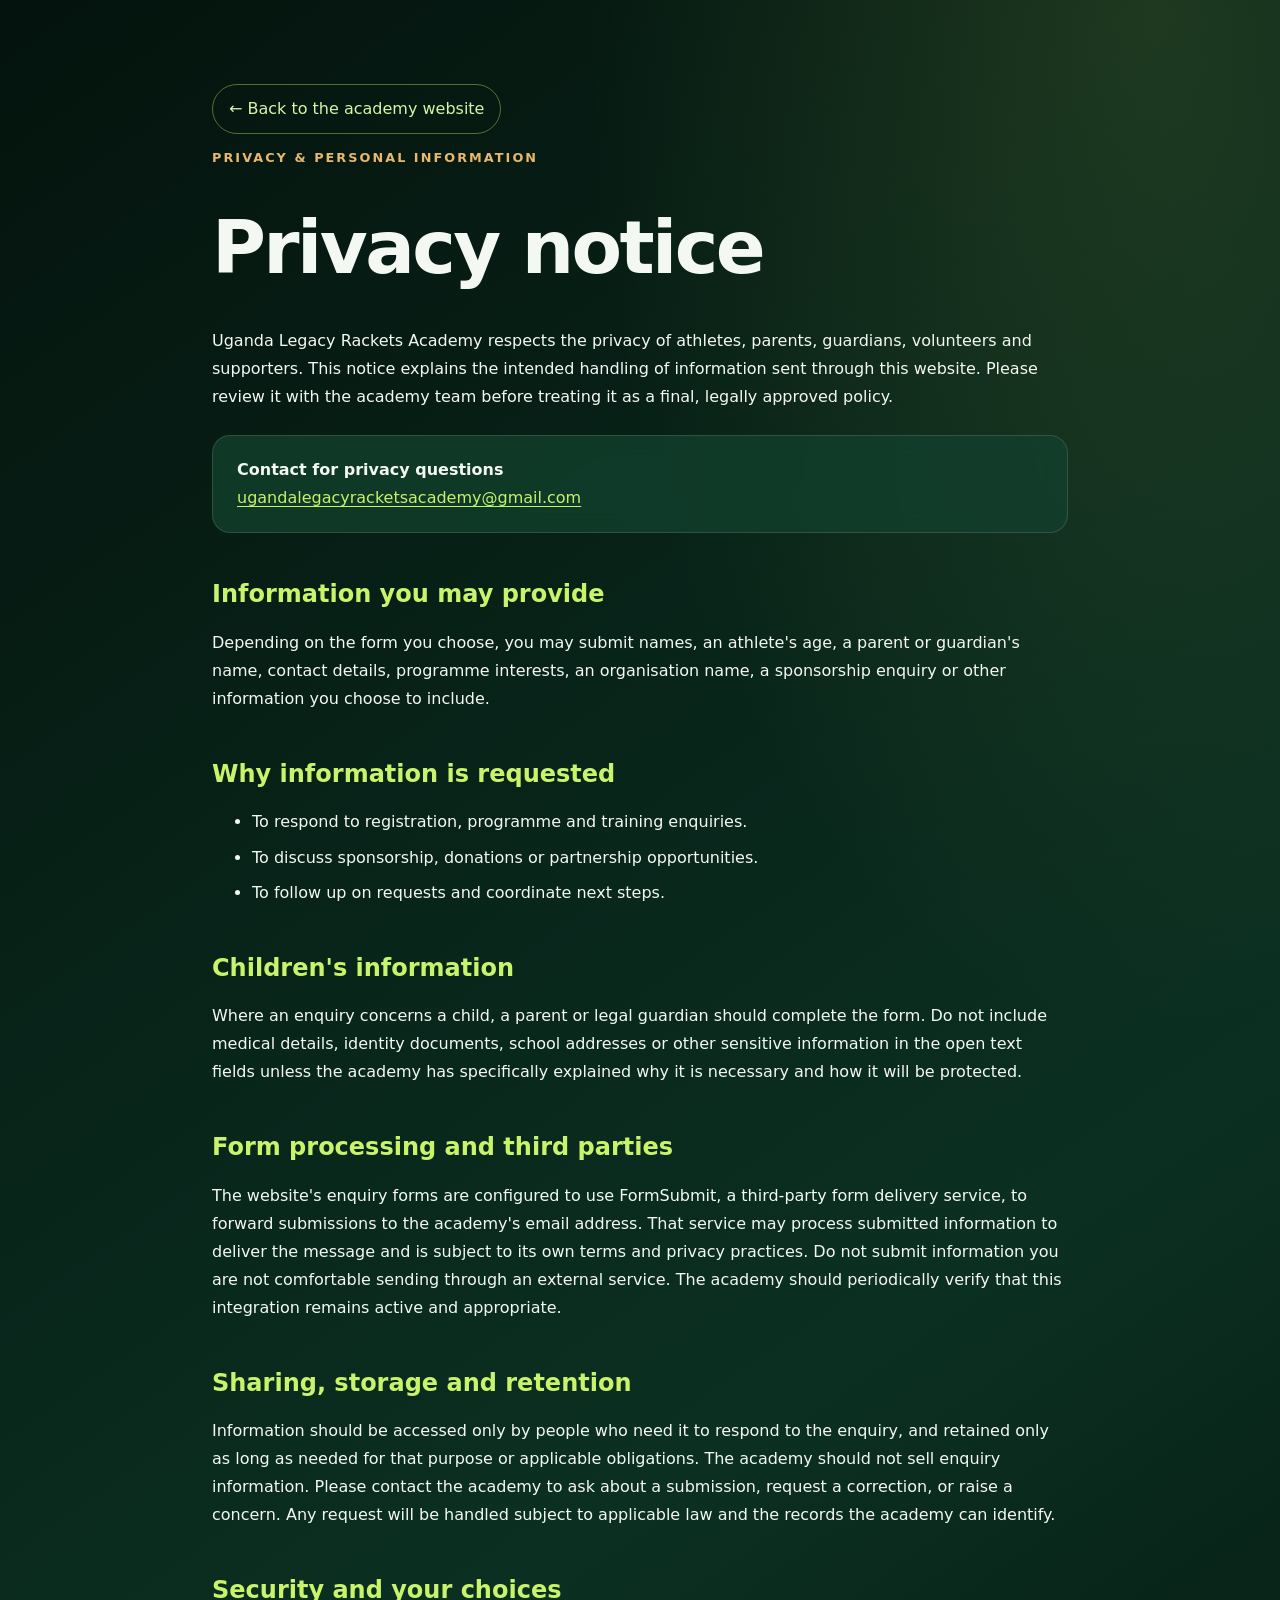
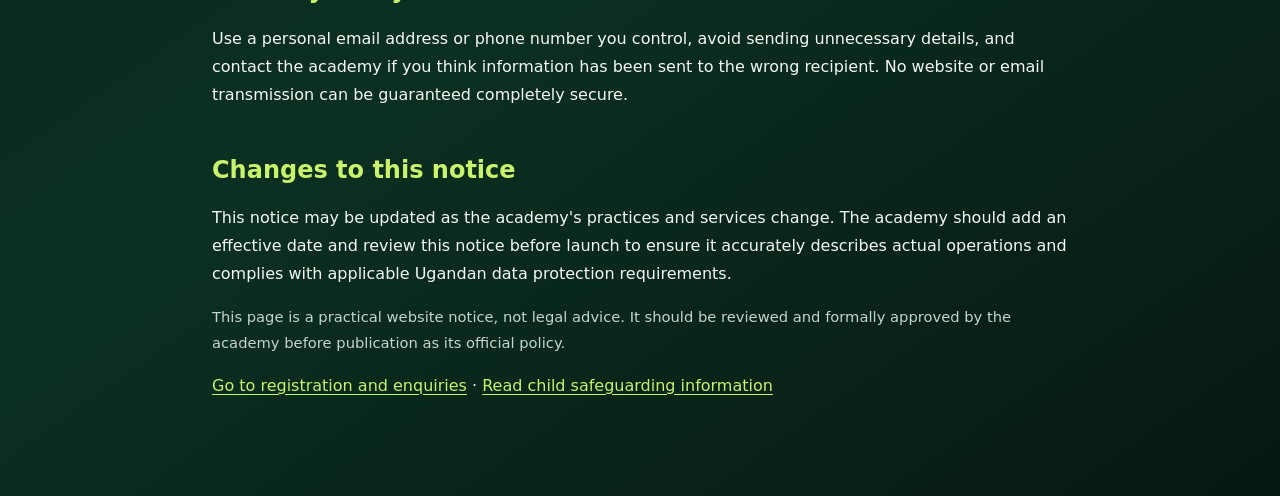
<file: privacy.html>
<!doctype html>
<html lang="en">
<head>
<meta charset="utf-8">
<meta name="viewport" content="width=device-width,initial-scale=1">
<meta name="theme-color" content="#081E1B">
<meta name="robots" content="index,follow">
<title>Privacy Notice | Uganda Legacy Rackets Academy</title>
<meta name="description" content="How Uganda Legacy Rackets Academy handles information submitted through its website forms.">
<link rel="canonical" href="https://greenshootslegacysportssquashacademy.vercel.app/privacy.html">
<style>
:root{color-scheme:dark;--bg:#081e1b;--panel:#123f36;--text:#f7f8f2;--muted:#c5d5ce;--lime:#c6f36b;--amber:#e9b86b}
*{box-sizing:border-box}body{margin:0;background:var(--bg);color:var(--text);font:16px/1.75 system-ui,-apple-system,Segoe UI,sans-serif}
main{max-width:850px;margin:auto;padding:clamp(24px,5vw,64px) 22px}a{color:var(--lime);text-underline-offset:3px}a:focus-visible{outline:3px solid var(--amber);outline-offset:3px}
.kicker{color:var(--amber);text-transform:uppercase;letter-spacing:.16em;font-size:.8rem;font-weight:700}h1,h2{line-height:1.15}h1{font-size:clamp(2.2rem,6vw,4rem);margin:.5em 0}h2{margin-top:2em;color:var(--lime)}.panel{background:var(--panel);border:1px solid #ffffff20;border-radius:14px;padding:20px 24px;margin:24px 0}.note{color:var(--muted);font-size:.92rem}li{margin:.45em 0}
</style>
<link rel="stylesheet" href="/legacy-theme.css">
</head>
<body class="legacy-document"><main>
<a href="index.html">← Back to the academy website</a>
<p class="kicker">Privacy &amp; personal information</p>
<h1>Privacy notice</h1>
<p>Uganda Legacy Rackets Academy respects the privacy of athletes, parents, guardians, volunteers and supporters. This notice explains the intended handling of information sent through this website. Please review it with the academy team before treating it as a final, legally approved policy.</p>
<div class="panel"><strong>Contact for privacy questions</strong><br><a href="mailto:ugandalegacyracketsacademy@gmail.com">ugandalegacyracketsacademy@gmail.com</a></div>
<h2>Information you may provide</h2>
<p>Depending on the form you choose, you may submit names, an athlete's age, a parent or guardian's name, contact details, programme interests, an organisation name, a sponsorship enquiry or other information you choose to include.</p>
<h2>Why information is requested</h2>
<ul><li>To respond to registration, programme and training enquiries.</li><li>To discuss sponsorship, donations or partnership opportunities.</li><li>To follow up on requests and coordinate next steps.</li></ul>
<h2>Children's information</h2>
<p>Where an enquiry concerns a child, a parent or legal guardian should complete the form. Do not include medical details, identity documents, school addresses or other sensitive information in the open text fields unless the academy has specifically explained why it is necessary and how it will be protected.</p>
<h2>Form processing and third parties</h2>
<p>The website's enquiry forms are configured to use FormSubmit, a third-party form delivery service, to forward submissions to the academy's email address. That service may process submitted information to deliver the message and is subject to its own terms and privacy practices. Do not submit information you are not comfortable sending through an external service. The academy should periodically verify that this integration remains active and appropriate.</p>
<h2>Sharing, storage and retention</h2>
<p>Information should be accessed only by people who need it to respond to the enquiry, and retained only as long as needed for that purpose or applicable obligations. The academy should not sell enquiry information. Please contact the academy to ask about a submission, request a correction, or raise a concern. Any request will be handled subject to applicable law and the records the academy can identify.</p>
<h2>Security and your choices</h2>
<p>Use a personal email address or phone number you control, avoid sending unnecessary details, and contact the academy if you think information has been sent to the wrong recipient. No website or email transmission can be guaranteed completely secure.</p>
<h2>Changes to this notice</h2>
<p>This notice may be updated as the academy's practices and services change. The academy should add an effective date and review this notice before launch to ensure it accurately describes actual operations and complies with applicable Ugandan data protection requirements.</p>
<p class="note">This page is a practical website notice, not legal advice. It should be reviewed and formally approved by the academy before publication as its official policy.</p>
<p><a href="index.html#join">Go to registration and enquiries</a> · <a href="safeguarding.html">Read child safeguarding information</a></p>
</main></body></html>
</file>
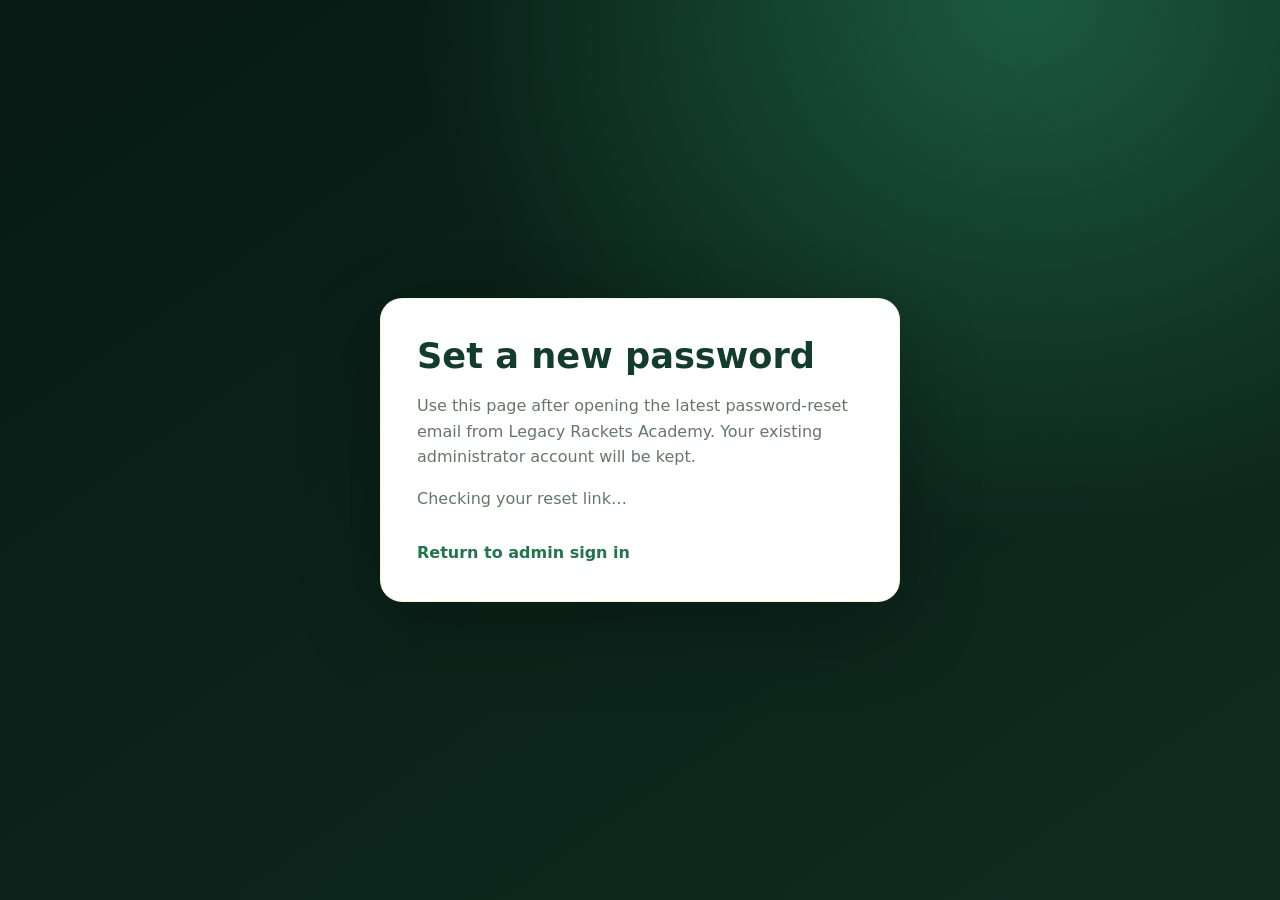
<file: reset-password.html>
<!doctype html>
<html lang="en">
<head>
<meta charset="utf-8">
<meta name="viewport" content="width=device-width,initial-scale=1">
<meta name="robots" content="noindex,nofollow">
<title>Legacy Rackets Academy | Secure Password Reset</title>
<style>
:root{color-scheme:light;--green:#123d2b;--green2:#21764b;--ink:#183528;--muted:#65776b;--line:#dce7de;--paper:#f4f7f3;--red:#b42318}
*{box-sizing:border-box}body{margin:0;min-height:100vh;display:grid;place-items:center;padding:20px;background:var(--paper);color:var(--ink);font:16px/1.6 system-ui,-apple-system,"Segoe UI",sans-serif}.card{width:min(100%,520px);background:white;border:1px solid #e1eae2;border-radius:18px;padding:clamp(22px,5vw,36px);box-shadow:0 16px 44px #123d2b12}h1{margin:0 0 10px;color:var(--green);font-size:clamp(1.7rem,5vw,2.2rem);line-height:1.2}p{color:var(--muted)}label{display:block;font-weight:700;margin:16px 0 6px}input,button{font:inherit;width:100%;padding:12px 14px;border-radius:10px}input{border:1px solid #cbd9ce}input:focus{outline:3px solid #21764b30;border-color:var(--green2)}button{margin-top:18px;border:0;background:var(--green2);color:white;font-weight:750;cursor:pointer}button:disabled{opacity:.6;cursor:wait}.status{white-space:pre-wrap;overflow-wrap:anywhere}.error{color:var(--red)}.success{color:#176c3a}.back{display:inline-block;margin-top:12px;color:var(--green2);font-weight:700;text-decoration:none}
</style>
<link rel="stylesheet" href="/legacy-theme.css">
</head>
<body class="legacy-reset"><main class="card">
<h1>Set a new password</h1>
<p>Use this page after opening the latest password-reset email from Legacy Rackets Academy. Your existing administrator account will be kept.</p>
<form id="resetForm" hidden>
<label for="newPassword">New password</label>
<input id="newPassword" type="password" autocomplete="new-password" minlength="8" required>
<label for="confirmPassword">Confirm new password</label>
<input id="confirmPassword" type="password" autocomplete="new-password" minlength="8" required>
<button id="saveButton" type="submit">Update password</button>
</form>
<p id="status" class="status" role="status">Checking your reset link…</p>
<a class="back" href="admin.html">Return to admin sign in</a>
</main>
<script type="module">
import { createClient } from 'https://esm.sh/@supabase/supabase-js@2';
const supabase=createClient('https://sbfyvcsechxnsxlvzuvv.supabase.co','sb_publishable_itwkgKU9h9fd8qMn7w9qjg_2DY2uezD');
const form=document.getElementById('resetForm'), message=document.getElementById('status'), save=document.getElementById('saveButton');
function show(text,kind=''){message.textContent=text;message.className='status '+kind}
let validRecovery=false;
try{
  const url=new URL(location.href);
  const hash=new URLSearchParams(url.hash.slice(1));
  const queryType=url.searchParams.get('type');
  const hashType=hash.get('type');
  if(url.searchParams.has('error')||hash.has('error')){
    throw new Error(url.searchParams.get('error_description')||hash.get('error_description')||'This reset link is invalid or expired. Request a new one from the admin sign-in page.');
  }
  const {data,error}=await supabase.auth.getSession();
  if(error)throw error;
  const session=data.session;
  validRecovery=!!session && (queryType==='recovery'||hashType==='recovery'||!!session);
  if(!validRecovery)throw new Error('This reset link is missing or expired. Return to admin sign in, enter your email, and click “Forgot your password?” to request a fresh link.');
  form.hidden=false;
  show('Reset link verified. Enter your new password below.');
}catch(err){show(err.message||'Could not verify this reset link. Request a new one from admin sign in.','error')}
form.addEventListener('submit',async e=>{
  e.preventDefault();
  if(!validRecovery){show('Request a new reset link from admin sign in.','error');return}
  const password=document.getElementById('newPassword').value;
  const confirm=document.getElementById('confirmPassword').value;
  if(password.length<8){show('Use at least 8 characters for your password.','error');return}
  if(password!==confirm){show('The two passwords do not match.','error');return}
  save.disabled=true;show('Updating password…');
  try{
    const {error}=await supabase.auth.updateUser({password});
    if(error)throw error;
    await supabase.auth.signOut();
    form.hidden=true;
    show('Password updated successfully. Go to admin sign in and log in with your new password.','success');
  }catch(err){show(err.message||'Password update failed. Request a new reset link and try again.','error')}
  finally{save.disabled=false}
});
</script></body></html>
</file>
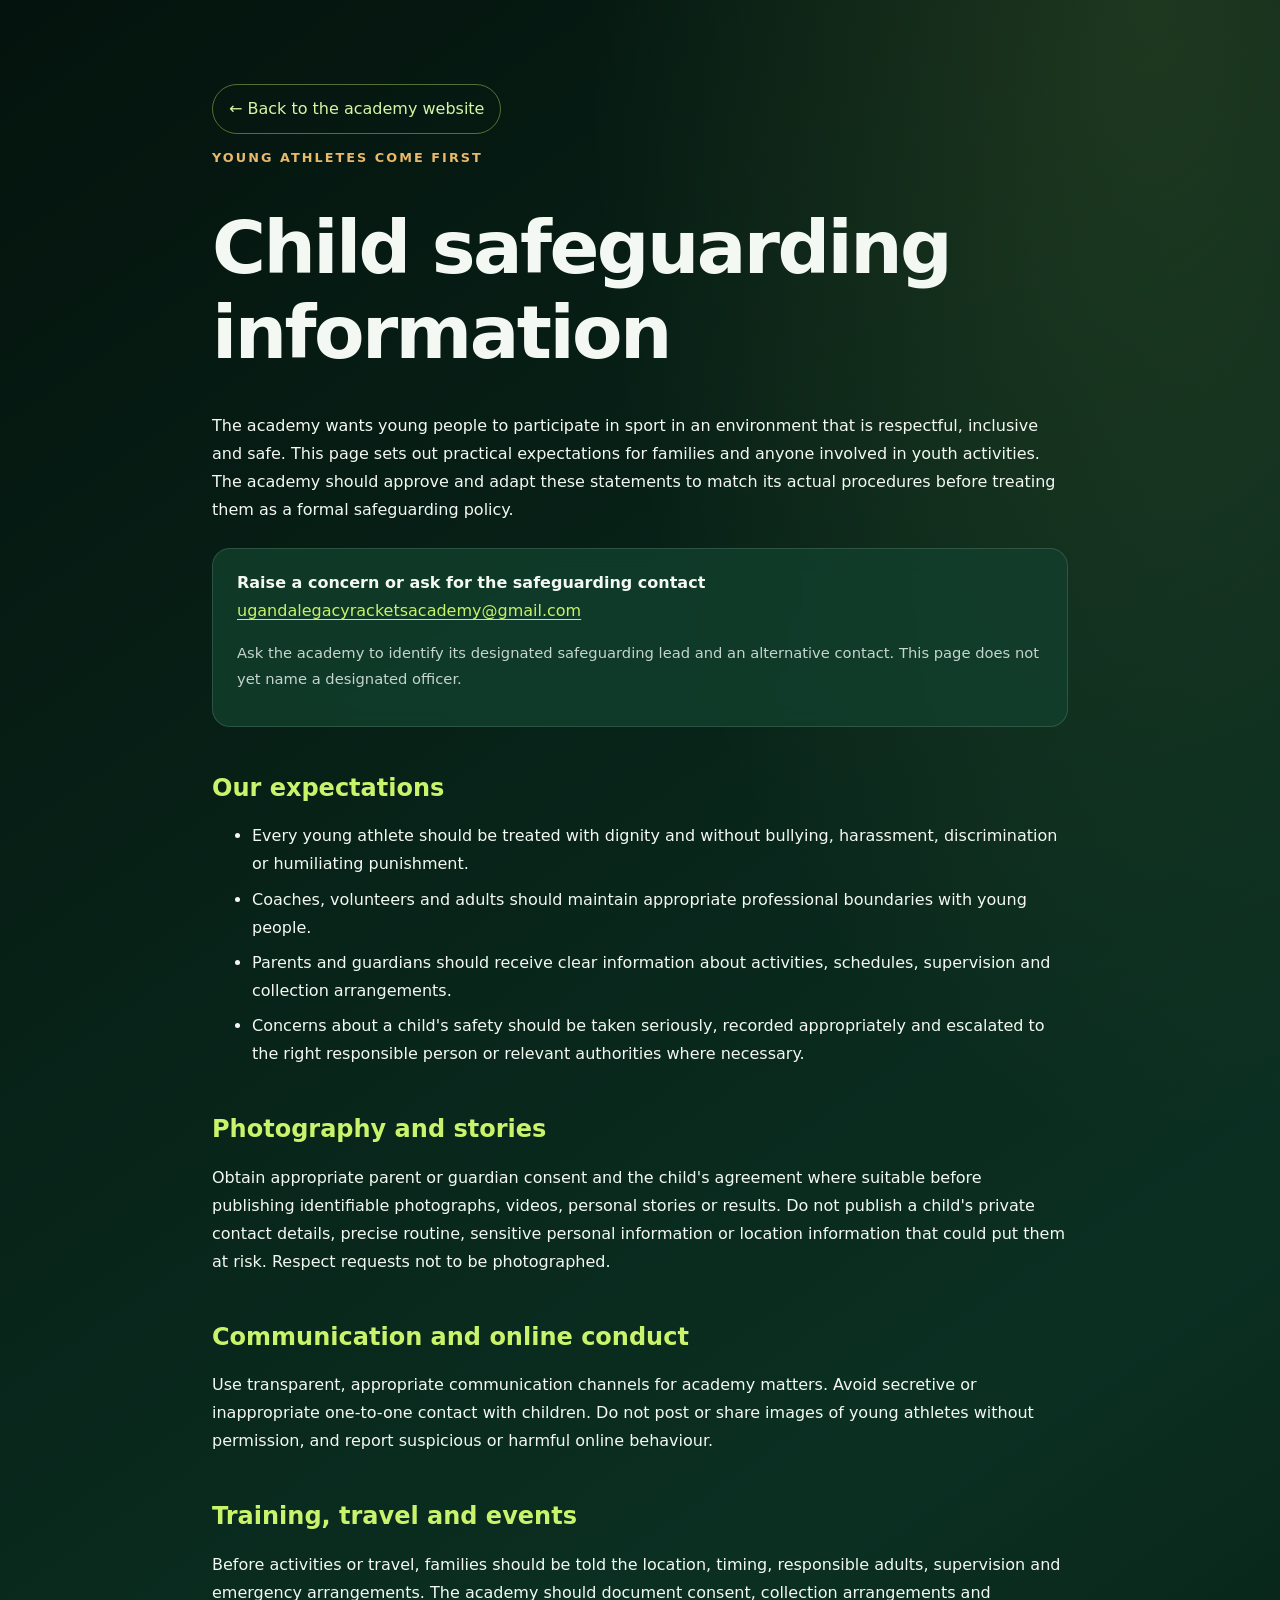
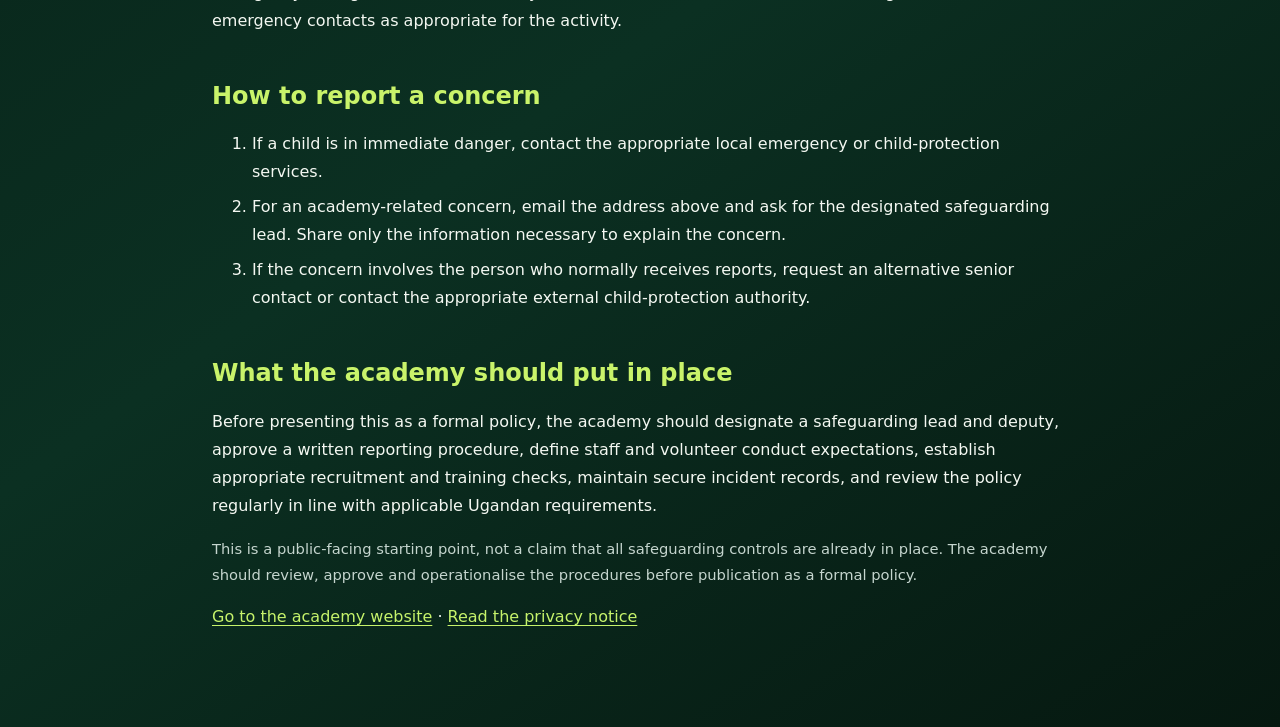
<file: safeguarding.html>
<!doctype html>
<html lang="en">
<head>
<meta charset="utf-8">
<meta name="viewport" content="width=device-width,initial-scale=1">
<meta name="theme-color" content="#081E1B">
<meta name="robots" content="index,follow">
<title>Child Safeguarding | Uganda Legacy Rackets Academy</title>
<meta name="description" content="Safeguarding information for young athletes, parents and guardians engaging with Uganda Legacy Rackets Academy.">
<link rel="canonical" href="https://greenshootslegacysportssquashacademy.vercel.app/safeguarding.html">
<style>
:root{color-scheme:dark;--bg:#081e1b;--panel:#123f36;--text:#f7f8f2;--muted:#c5d5ce;--lime:#c6f36b;--amber:#e9b86b}
*{box-sizing:border-box}body{margin:0;background:var(--bg);color:var(--text);font:16px/1.75 system-ui,-apple-system,Segoe UI,sans-serif}
main{max-width:850px;margin:auto;padding:clamp(24px,5vw,64px) 22px}a{color:var(--lime);text-underline-offset:3px}a:focus-visible{outline:3px solid var(--amber);outline-offset:3px}
.kicker{color:var(--amber);text-transform:uppercase;letter-spacing:.16em;font-size:.8rem;font-weight:700}h1,h2{line-height:1.15}h1{font-size:clamp(2.2rem,6vw,4rem);margin:.5em 0}h2{margin-top:2em;color:var(--lime)}.panel{background:var(--panel);border:1px solid #ffffff20;border-radius:14px;padding:20px 24px;margin:24px 0}.note{color:var(--muted);font-size:.92rem}li{margin:.45em 0}
</style>
<link rel="stylesheet" href="/legacy-theme.css">
</head>
<body class="legacy-document"><main>
<a href="index.html">← Back to the academy website</a>
<p class="kicker">Young athletes come first</p>
<h1>Child safeguarding information</h1>
<p>The academy wants young people to participate in sport in an environment that is respectful, inclusive and safe. This page sets out practical expectations for families and anyone involved in youth activities. The academy should approve and adapt these statements to match its actual procedures before treating them as a formal safeguarding policy.</p>
<div class="panel"><strong>Raise a concern or ask for the safeguarding contact</strong><br><a href="mailto:ugandalegacyracketsacademy@gmail.com?subject=Child%20safeguarding%20concern">ugandalegacyracketsacademy@gmail.com</a><p class="note">Ask the academy to identify its designated safeguarding lead and an alternative contact. This page does not yet name a designated officer.</p></div>
<h2>Our expectations</h2>
<ul><li>Every young athlete should be treated with dignity and without bullying, harassment, discrimination or humiliating punishment.</li><li>Coaches, volunteers and adults should maintain appropriate professional boundaries with young people.</li><li>Parents and guardians should receive clear information about activities, schedules, supervision and collection arrangements.</li><li>Concerns about a child's safety should be taken seriously, recorded appropriately and escalated to the right responsible person or relevant authorities where necessary.</li></ul>
<h2>Photography and stories</h2>
<p>Obtain appropriate parent or guardian consent and the child's agreement where suitable before publishing identifiable photographs, videos, personal stories or results. Do not publish a child's private contact details, precise routine, sensitive personal information or location information that could put them at risk. Respect requests not to be photographed.</p>
<h2>Communication and online conduct</h2>
<p>Use transparent, appropriate communication channels for academy matters. Avoid secretive or inappropriate one-to-one contact with children. Do not post or share images of young athletes without permission, and report suspicious or harmful online behaviour.</p>
<h2>Training, travel and events</h2>
<p>Before activities or travel, families should be told the location, timing, responsible adults, supervision and emergency arrangements. The academy should document consent, collection arrangements and emergency contacts as appropriate for the activity.</p>
<h2>How to report a concern</h2>
<ol><li>If a child is in immediate danger, contact the appropriate local emergency or child-protection services.</li><li>For an academy-related concern, email the address above and ask for the designated safeguarding lead. Share only the information necessary to explain the concern.</li><li>If the concern involves the person who normally receives reports, request an alternative senior contact or contact the appropriate external child-protection authority.</li></ol>
<h2>What the academy should put in place</h2>
<p>Before presenting this as a formal policy, the academy should designate a safeguarding lead and deputy, approve a written reporting procedure, define staff and volunteer conduct expectations, establish appropriate recruitment and training checks, maintain secure incident records, and review the policy regularly in line with applicable Ugandan requirements.</p>
<p class="note">This is a public-facing starting point, not a claim that all safeguarding controls are already in place. The academy should review, approve and operationalise the procedures before publication as a formal policy.</p>
<p><a href="index.html#join">Go to the academy website</a> · <a href="privacy.html">Read the privacy notice</a></p>
</main></body></html>
</file>
<file: legacy-theme.css>
/* LEGACY RACKETS ACADEMY — unified visual system */
:root{
  --legacy-forest:#0b211c;--legacy-forest-2:#123b30;--legacy-forest-3:#1b5943;
  --legacy-lime:#c9f36a;--legacy-lime-soft:#e3f6b9;--legacy-gold:#e9bb70;
  --legacy-paper:#f6f8f3;--legacy-ink:#10251e;--legacy-muted:#a9bdb2;
  --legacy-line:rgba(255,255,255,.12);--legacy-shadow:0 24px 70px rgba(0,0,0,.22);
}
html{scroll-padding-top:88px}
body.legacy-home{background:var(--legacy-forest);color:#f7faf6}
.legacy-home .navbar{background:rgba(7,27,22,.88);border-bottom:1px solid rgba(201,243,106,.18);box-shadow:0 10px 40px rgba(0,0,0,.12)}
.legacy-home .navbar-brand-wrap img{border-radius:50%;border:2px solid var(--legacy-lime);box-shadow:0 0 0 5px rgba(201,243,106,.1)}
.legacy-home .brand-text{letter-spacing:.035em}
.legacy-home .nav-link{font-size:.72rem;letter-spacing:.12em}
.legacy-home .nav-cta{border-radius:999px;padding:11px 22px!important;box-shadow:0 8px 24px rgba(201,243,106,.18)}
.legacy-home .hero{min-height:min(900px,100svh);background:#081b16}
.legacy-home .hero .hero-fallback{background-position:center 42%!important;filter:saturate(.9)}
.legacy-home .hero::before{background:linear-gradient(90deg,rgba(5,21,17,.84),rgba(5,21,17,.48) 58%,rgba(5,21,17,.28)),linear-gradient(0deg,#081b16 0%,transparent 42%)}
.legacy-home .hero-content{max-width:1040px}
.legacy-home .hero h1{font-family:'Anton',sans-serif;font-size:clamp(3rem,8.5vw,7.4rem);letter-spacing:.005em;line-height:.92;text-wrap:balance}
.legacy-home .hero h1 em{color:var(--legacy-lime)}
.legacy-home .hero p.lede{font-size:clamp(1.05rem,1.8vw,1.3rem);line-height:1.8;color:#e1eae3}
.legacy-home .eyebrow{color:var(--legacy-lime);letter-spacing:.2em}
.legacy-home .eyebrow:before{background:var(--legacy-lime)}
.legacy-home .btn-main,.legacy-home .form-tab-btn.active,.legacy-home .gallery-filters button.active,.legacy-home .gallery-filters button:hover{background:var(--legacy-lime);border-color:var(--legacy-lime);color:#10251e}
.legacy-home .btn-main{border-radius:999px;padding:16px 30px;box-shadow:0 14px 32px rgba(201,243,106,.18)}
.legacy-home .btn-main:hover{background:transparent;color:var(--legacy-lime)}
.legacy-home .btn-ghost{border-radius:999px;padding:16px 30px;border-color:rgba(255,255,255,.55)}
.legacy-home .btn-ghost:hover{border-color:var(--legacy-lime);color:var(--legacy-lime)}
.legacy-home section{padding-top:clamp(76px,9vw,124px);padding-bottom:clamp(64px,8vw,104px)}
.legacy-home h2.section-title{font-size:clamp(2.5rem,5vw,4.4rem);letter-spacing:-.015em}
.legacy-home h2.section-title span{color:var(--legacy-lime)}
.legacy-home .section-lede{font-size:1.05rem;line-height:1.8;color:#bdcec4}
.legacy-home #impact,.legacy-home #stories,.legacy-home #patterns{background:linear-gradient(145deg,#123b30,#0b211c)}
.legacy-home .scoreboard,.legacy-home .partner-grid{gap:12px;background:transparent;border:0}
.legacy-home .stat,.legacy-home .partner-card,.legacy-home .icon-card,.legacy-home .athlete-card,.legacy-home .testimonial{background:rgba(255,255,255,.055);border:1px solid rgba(255,255,255,.11);border-radius:18px;box-shadow:0 12px 36px rgba(0,0,0,.12)}
.legacy-home .stat{padding:38px 22px;backdrop-filter:blur(8px)}
.legacy-home .stat h3{font-size:clamp(2.1rem,4vw,3.2rem);color:var(--legacy-lime)}
.legacy-home .partner-card,.legacy-home .icon-card{padding:32px;border-radius:18px}
.legacy-home .partner-card:hover,.legacy-home .icon-card:hover{background:rgba(201,243,106,.09);border-color:rgba(201,243,106,.45);transform:translateY(-5px)}
.legacy-home .partner-card i,.legacy-home .icon-card i{width:54px;height:54px;display:grid;place-items:center;border-radius:16px;background:rgba(201,243,106,.12);color:var(--legacy-lime);font-size:1.35rem}
.legacy-home .athlete-card{overflow:hidden}
.legacy-home .athlete-img-wrap{aspect-ratio:4/4.7}
.legacy-home .athlete-img-wrap img,.legacy-home .story-banner img,.legacy-home .gallery img{transition:transform .65s cubic-bezier(.2,.7,.2,1),filter .4s}
.legacy-home .athlete-card:hover .athlete-img-wrap img,.legacy-home .gallery figure:hover img{transform:scale(1.055)}
.legacy-home .athlete-tag{background:var(--legacy-lime);color:#10251e;border-radius:999px;padding:7px 12px}
.legacy-home .athlete-body{padding:26px}
.legacy-home .athlete-body .role,.legacy-home .testimonial strong{color:var(--legacy-lime)}
.legacy-home .testimonial{border-left:3px solid var(--legacy-lime);padding:32px;border-radius:16px}
.legacy-home .testimonial .quote-mark{color:var(--legacy-lime)}
.legacy-home .pattern-showcase{border-radius:24px;border-color:rgba(255,255,255,.13);background:rgba(255,255,255,.045);box-shadow:var(--legacy-shadow)}
.legacy-home .pattern-showcase img{border-radius:16px}
.legacy-home .gallery{gap:14px}
.legacy-home .gallery figure{border-radius:14px;box-shadow:0 12px 32px rgba(0,0,0,.22)}
.legacy-home .gallery figure:after{color:var(--legacy-lime)}
.legacy-home .gallery-more{border-radius:999px;border-color:var(--legacy-lime);color:var(--legacy-lime)}
.legacy-home .gallery-more:hover{background:var(--legacy-lime);color:#10251e}
.legacy-home #join{background:linear-gradient(145deg,#123b30,#0b211c)}
.legacy-home .form-tabs{background:transparent;gap:10px}
.legacy-home .form-tab-btn{border:1px solid rgba(255,255,255,.12);border-radius:12px;background:rgba(255,255,255,.05);padding:16px}
.legacy-home .form-panel-wrap{border:1px solid rgba(255,255,255,.12);border-radius:0 0 22px 22px;background:rgba(5,20,16,.7);padding:clamp(22px,4vw,44px)}
.legacy-home .join-form .form-control,.legacy-home .join-form .form-select{border-radius:12px;border:1px solid rgba(255,255,255,.16);background:#173c30;padding:14px 16px}
.legacy-home .join-form label{color:var(--legacy-lime)}
.legacy-home input:focus,.legacy-home textarea:focus,.legacy-home select:focus{border-color:var(--legacy-lime);box-shadow:0 0 0 4px rgba(201,243,106,.13)}
.legacy-home .faq-item,.legacy-home .faq-section{border-color:rgba(255,255,255,.12)}
.legacy-home .faq-item{border-radius:14px;margin-bottom:12px;background:rgba(255,255,255,.045)}
.legacy-home footer,.legacy-home .footer{background:#061711}
.legacy-home .whatsapp{box-shadow:0 12px 30px rgba(0,0,0,.28);border:2px solid rgba(255,255,255,.8)}
.legacy-home .court-divider .line{background:linear-gradient(90deg,transparent,var(--legacy-lime) 15%,var(--legacy-lime) 85%,transparent)}
.legacy-home .court-divider .t-mark{border-color:var(--legacy-lime)}
.legacy-home img{max-width:100%;height:auto}
.legacy-home a, .legacy-home button{transition:color .2s ease,background .2s ease,border-color .2s ease,transform .2s ease}
.legacy-home a:focus-visible,.legacy-home button:focus-visible,.legacy-home input:focus-visible,.legacy-home textarea:focus-visible,.legacy-home select:focus-visible{outline:3px solid var(--legacy-lime);outline-offset:4px}
.legacy-home .logo-slider{background:#071a14;border-color:rgba(255,255,255,.1)}
.legacy-home .logo-track img{max-height:48px;object-fit:contain}
.legacy-home .lightbox{backdrop-filter:blur(12px)}
.legacy-home .lightbox .lb-close:hover{background:var(--legacy-lime);color:#10251e}
.legacy-home .lightbox .lb-prev:hover,.legacy-home .lightbox .lb-next:hover{background:var(--legacy-lime);color:#10251e}
.legacy-home .footer-policy-links a{color:var(--legacy-lime)}
/* Student and administrator workspaces */
body.legacy-admin,body.legacy-portal{min-height:100vh;background:radial-gradient(ellipse at 85% 0%,#1c503c 0%,transparent 38%),linear-gradient(145deg,#071a14,#102c21 60%,#0b211c);color:#eef5ef}
.legacy-admin header,.legacy-portal header{background:linear-gradient(120deg,#071a14,#123b30 65%,#1d5b42);border-bottom:1px solid rgba(201,243,106,.35);box-shadow:0 16px 40px rgba(0,0,0,.2)}
.legacy-admin header h2,.legacy-portal header h1{color:#fff;letter-spacing:-.025em}
.legacy-admin header div,.legacy-portal header p{color:#c9d9ce}
.legacy-admin main,.legacy-portal main{max-width:1180px}
.legacy-admin .panel,.legacy-portal .card{background:rgba(255,255,255,.97);color:#173326;border:1px solid rgba(201,243,106,.25);border-radius:20px;box-shadow:0 20px 60px rgba(0,0,0,.18)}
.legacy-admin h1,.legacy-admin h2,.legacy-admin h3,.legacy-portal h1,.legacy-portal h2,.legacy-portal h3{color:#123d2b}
.legacy-admin label,.legacy-portal label{color:#284b38}
.legacy-admin input,.legacy-admin select,.legacy-admin textarea,.legacy-portal input{border:1px solid #cfddd1;border-radius:12px}
.legacy-admin input:focus,.legacy-admin select:focus,.legacy-admin textarea:focus,.legacy-portal input:focus{outline:3px solid rgba(33,118,75,.2);border-color:#21764b}
.legacy-admin button,.legacy-portal button{border-radius:999px;background:#174d36;color:white;box-shadow:0 8px 18px rgba(18,61,43,.13)}
.legacy-admin button:hover,.legacy-portal button:hover{background:#c9f36a;color:#10251e;transform:translateY(-1px)}
.legacy-admin button.secondary,.legacy-portal button.secondary{background:#eaf3e9;color:#174d36;box-shadow:none}
.legacy-admin .tabs{gap:8px}
.legacy-admin .tabs button{border:1px solid #dce7de}
.legacy-admin .tabs button.active{background:#c9f36a;color:#10251e}
.legacy-admin .item,.legacy-admin .metric,.legacy-portal .metric,.legacy-portal .record{border-color:#dce7de;border-radius:14px}
.legacy-admin .hint,.legacy-portal .muted{color:#64776a}
.legacy-admin .status,.legacy-portal .status{font-weight:650}
.legacy-admin .danger{background:#a83228;color:#fff}
.legacy-portal a{color:#1b6844}
.legacy-document{background:radial-gradient(ellipse at 88% 0%,#174d39 0%,transparent 38%),linear-gradient(145deg,#071a14,#102c21 60%,#0b211c);color:#f4f8f2}
.legacy-document main{max-width:900px;padding-top:clamp(40px,7vw,84px);padding-bottom:80px}
.legacy-document main>a:first-child{display:inline-flex;padding:10px 16px;border:1px solid rgba(201,243,106,.4);border-radius:999px;color:#d8f5a4;text-decoration:none}
.legacy-document h1{font-size:clamp(2.5rem,6vw,4.6rem);letter-spacing:-.035em}
.legacy-document h2{color:#d5f49a}
.legacy-document .panel{background:rgba(255,255,255,.07);border:1px solid rgba(255,255,255,.14);border-radius:18px;backdrop-filter:blur(10px)}
.legacy-document .note{color:#c5d5ce}
.legacy-reset{background:radial-gradient(ellipse at 80% 0%,#1b5a40 0%,transparent 42%),linear-gradient(145deg,#071a14,#102c21)!important}
.legacy-reset .card{background:#fff;border:1px solid rgba(201,243,106,.3);border-radius:22px;box-shadow:0 26px 80px rgba(0,0,0,.28)}
.legacy-reset h1{color:#123d2b}
.legacy-reset input{border-radius:12px}
.legacy-reset button{border-radius:999px;background:#174d36}
@media(max-width:767px){
 .legacy-home .navbar{padding:10px 0}
 .legacy-home .navbar-collapse{padding:14px 0 8px}
 .legacy-home .nav-link{padding:10px 4px!important}
 .legacy-home .hero{min-height:88svh}
 .legacy-home .hero-content{padding:80px 22px}
 .legacy-home .hero h1{font-size:clamp(2.7rem,13vw,4.5rem)}
 .legacy-home .scoreboard{grid-template-columns:repeat(2,minmax(0,1fr))}
 .legacy-home .partner-grid{grid-template-columns:repeat(2,minmax(0,1fr))}
 .legacy-home .form-panel-wrap{padding:22px 16px}
 .legacy-admin main,.legacy-portal main{padding-left:14px;padding-right:14px}
 .legacy-admin .panel,.legacy-portal .card{padding:18px}
}
@media(max-width:480px){
 .legacy-home .partner-grid{grid-template-columns:1fr}
 .legacy-home .scoreboard{grid-template-columns:1fr 1fr}
 .legacy-home .hero-ctas{width:100%}
 .legacy-home .hero-ctas>*{width:100%;justify-content:center}
}
@media(prefers-reduced-motion:reduce){.legacy-home *{scroll-behavior:auto!important;animation-duration:.001ms!important;transition-duration:.001ms!important}}


/* =========================================================
   LEGACY SITE-WIDE EXPERIENCE REFRESH — November 2026
   Rich court-green surfaces, stronger contrast, image rhythm,
   consistent cards, clearer navigation and responsive polish.
   ========================================================= */
:root{
  --legacy-night:#061510;
  --legacy-deep:#09251d;
  --legacy-forest:#103d2e;
  --legacy-emerald:#1b6246;
  --legacy-lime:#c9f36a;
  --legacy-gold:#edc17a;
  --legacy-text:#f5f8f3;
  --legacy-muted:#c1d1c7;
  --legacy-glass:rgba(14,48,36,.78);
  --legacy-edge:rgba(222,246,224,.14);
  --legacy-glow:0 22px 70px rgba(0,0,0,.28);
}
html{scroll-behavior:smooth;scroll-padding-top:96px}
body.legacy-home{
  background:
    radial-gradient(ellipse at 8% 12%,rgba(201,243,106,.07),transparent 30%),
    radial-gradient(ellipse at 92% 42%,rgba(39,131,91,.13),transparent 34%),
    var(--legacy-night);
  color:var(--legacy-text);
}
.legacy-home main{isolation:isolate}
.legacy-home section{position:relative;overflow:hidden}
.legacy-home section:not(.logo-slider)::before{
  content:"";position:absolute;inset:0;pointer-events:none;z-index:-1;opacity:.22;
  background-image:linear-gradient(115deg,transparent 0 49.7%,rgba(201,243,106,.08) 50%,transparent 50.3%);
  background-size:72px 72px;
}
.legacy-home .navbar{
  background:rgba(5,21,15,.91);border-bottom:1px solid rgba(201,243,106,.22);
  box-shadow:0 12px 40px rgba(0,0,0,.24);backdrop-filter:blur(18px)
}
.legacy-home .navbar-brand-wrap img{width:50px;height:50px;border-radius:15px;object-fit:cover}
.legacy-home .brand-text{font-size:1.12rem;letter-spacing:.035em}
.legacy-home .nav-link{font-size:.74rem;letter-spacing:.085em;padding:10px 3px!important}
.legacy-home .nav-link:hover,.legacy-home .nav-link[aria-current="location"]{color:var(--legacy-lime)!important}
.legacy-home .nav-cta{background:var(--legacy-lime);color:#10251e!important;border-radius:999px;padding:11px 21px!important}
.legacy-home .nav-cta:hover{background:#fff;color:#10251e!important;transform:translateY(-2px)}
.legacy-home .hero{min-height:min(940px,100svh);padding:132px 0 112px;background:#061510}
.legacy-home .hero-fallback{background-position:center 42%!important;filter:saturate(1.08) contrast(1.04)}
.legacy-home .hero::before{
  background:linear-gradient(90deg,rgba(4,19,13,.86),rgba(4,19,13,.48) 62%,rgba(4,19,13,.22)),
             linear-gradient(0deg,#061510 0%,transparent 46%);
}
.legacy-home .hero-content{max-width:1100px}
.legacy-home .hero h1{font-size:clamp(3.1rem,8.4vw,7.4rem);line-height:.94;letter-spacing:-.025em;text-wrap:balance}
.legacy-home .hero h1 em{color:var(--legacy-lime)}
.legacy-home .hero p.lede{font-size:clamp(1.05rem,1.7vw,1.32rem);max-width:710px;line-height:1.85;color:#e1eee5}
.legacy-home .eyebrow{color:var(--legacy-lime);letter-spacing:.2em}
.legacy-home .eyebrow:before{background:var(--legacy-lime)}
.legacy-home .btn-main,.legacy-home .nav-cta{background:var(--legacy-lime);border-color:var(--legacy-lime);color:#10251e}
.legacy-home .btn-main{box-shadow:0 12px 34px rgba(201,243,106,.2)}
.legacy-home .btn-main:hover{background:transparent;color:var(--legacy-lime);border-color:var(--legacy-lime)}
.legacy-home .btn-ghost{border-color:rgba(255,255,255,.55);background:rgba(255,255,255,.035)}
.legacy-home .btn-ghost:hover{background:rgba(201,243,106,.1);border-color:var(--legacy-lime);color:var(--legacy-lime)}
.legacy-home .btn-donate{background:var(--legacy-gold);border-color:var(--legacy-gold);color:#1b251b}
.legacy-home section{padding-top:clamp(78px,8.5vw,120px);padding-bottom:clamp(68px,7vw,100px)}
.legacy-home h2.section-title{font-size:clamp(2.55rem,5.4vw,4.7rem);line-height:1.02;letter-spacing:-.025em}
.legacy-home h2.section-title span{color:var(--legacy-lime)}
.legacy-home .section-lede{max-width:720px;font-size:1.04rem;line-height:1.85;color:var(--legacy-muted)}
.legacy-home #impact,.legacy-home #stories,.legacy-home #join{background:linear-gradient(135deg,#103c2d,#0a251d 72%,#071911)}
.legacy-home #about{background:linear-gradient(135deg,#0b281f,#123f30 58%,#092219)}
.legacy-home #programs,.legacy-home #projects,.legacy-home #contact{background:linear-gradient(145deg,#071b14,#0d3023)}
.legacy-home .scoreboard,.legacy-home .partner-grid{gap:15px;background:transparent;border:0}
.legacy-home .stat,.legacy-home .partner-card,.legacy-home .icon-card,
.legacy-home .athlete-card,.legacy-home .testimonial,.legacy-home .value-card,
.legacy-home .transparency-card{
  background:linear-gradient(145deg,rgba(27,91,64,.66),rgba(7,28,20,.94));
  border:1px solid var(--legacy-edge);border-radius:20px;box-shadow:0 14px 42px rgba(0,0,0,.17)
}
.legacy-home .stat{padding:38px 22px}
.legacy-home .stat h3{color:var(--legacy-lime);font-size:clamp(2.25rem,4vw,3.35rem)}
.legacy-home .stat p{color:#d5e4d9}
.legacy-home .partner-card,.legacy-home .icon-card{padding:32px 28px}
.legacy-home .partner-card:hover,.legacy-home .icon-card:hover,
.legacy-home .value-card:hover,.legacy-home .transparency-card:hover{
  transform:translateY(-6px);border-color:rgba(201,243,106,.55);
  background:linear-gradient(145deg,rgba(38,112,76,.82),rgba(9,39,27,.96));box-shadow:var(--legacy-glow)
}
.legacy-home .partner-card i,.legacy-home .icon-card i,
.legacy-home .value-icon,.legacy-home .transparency-icon{
  color:var(--legacy-lime);background:rgba(201,243,106,.12)
}
.legacy-home .athlete-card{overflow:hidden}
.legacy-home .athlete-img-wrap{aspect-ratio:4/4.65;background:#123d2b}
.legacy-home .athlete-img-wrap img{width:100%;height:100%;object-fit:cover}
.legacy-home .athlete-tag{background:var(--legacy-lime);color:#10251e}
.legacy-home .athlete-body{padding:25px}
.legacy-home .athlete-body .role,.legacy-home .testimonial strong{color:var(--legacy-lime)}
.legacy-home .story-banner{min-height:390px;border:1px solid var(--legacy-edge);box-shadow:var(--legacy-glow)}
.legacy-home .story-banner img{object-fit:cover}
.legacy-home .pattern-showcase{background:linear-gradient(135deg,rgba(26,88,61,.6),rgba(6,24,17,.9));border:1px solid var(--legacy-edge);box-shadow:var(--legacy-glow)}
.legacy-home .pattern-showcase img{width:100%;height:100%;min-height:280px;object-fit:cover}
.legacy-home .gallery{display:grid;grid-template-columns:repeat(auto-fill,minmax(220px,1fr));gap:16px}
.legacy-home .gallery figure{position:relative;overflow:hidden;aspect-ratio:4/3;background:#123d2b;border:1px solid var(--legacy-edge);border-radius:16px}
.legacy-home .gallery figure img{width:100%;height:100%;object-fit:cover;display:block;transition:transform .6s ease,filter .4s ease}
.legacy-home .gallery figure:hover img{transform:scale(1.07);filter:saturate(1.12)}
.legacy-home .gallery-filters button,.legacy-home .gallery-more{border-radius:999px}
.legacy-home .gallery-filters button.active,.legacy-home .gallery-filters button:hover{background:var(--legacy-lime);border-color:var(--legacy-lime);color:#10251e}
.legacy-home .gallery-more{border-color:var(--legacy-lime);color:var(--legacy-lime)}
.legacy-home .form-tabs{gap:10px}
.legacy-home .form-tab-btn{border:1px solid var(--legacy-edge);border-radius:13px 13px 0 0}
.legacy-home .form-tab-btn.active{background:var(--legacy-lime);border-color:var(--legacy-lime);color:#10251e}
.legacy-home .form-panel-wrap{background:rgba(5,21,15,.84);border:1px solid var(--legacy-edge);border-radius:0 0 22px 22px;box-shadow:var(--legacy-glow)}
.legacy-home .join-form .form-control,.legacy-home .join-form .form-select{
  background:#123d2d;color:#f7faf6;border:1px solid rgba(255,255,255,.2);border-radius:12px;min-height:48px
}
.legacy-home .join-form .form-control::placeholder{color:#b7c9bd}
.legacy-home .join-form .form-control:focus,.legacy-home .join-form .form-select:focus{border-color:var(--legacy-lime);box-shadow:0 0 0 4px rgba(201,243,106,.14)}
.legacy-home .faq-item{background:rgba(255,255,255,.035);border:1px solid var(--legacy-edge);border-radius:14px;margin:0 0 12px;padding:0 16px}
.legacy-home .faq-item summary{color:#f5f8f3}
.legacy-home .faq-item summary i{background:rgba(201,243,106,.13);color:var(--legacy-lime)}
.legacy-home .dropdown-menu{background:#09251b;border:1px solid var(--legacy-edge);border-radius:14px}
.legacy-home .dropdown-item{color:#e7f0e9}
.legacy-home .dropdown-item:hover{background:rgba(201,243,106,.12);color:var(--legacy-lime)}
.legacy-home .site-footer{background:#04110c;border-top:1px solid var(--legacy-edge)}
.legacy-home .footer-links>a:hover,.legacy-home .footer-contact a:hover{color:var(--legacy-lime)}
.legacy-home .footer-policy-links a,.legacy-home .footer-back-top{color:var(--legacy-lime)}
.legacy-home img{max-width:100%}
.legacy-home .about-visual,.legacy-home .story-banner,.legacy-home .pattern-showcase{overflow:hidden}
.legacy-home .about-visual img,.legacy-home .story-banner img{transition:transform .7s ease}
.legacy-home .about-visual:hover img,.legacy-home .story-banner:hover img{transform:scale(1.035)}
.legacy-home .logo-slider{background:#061810;border-color:var(--legacy-edge)}
.legacy-home .logo-track img{max-height:52px;object-fit:contain}
.legacy-home .whatsapp{border:2px solid rgba(255,255,255,.85);box-shadow:0 14px 34px rgba(0,0,0,.32)}
.legacy-home .lightbox{background:rgba(2,10,7,.96);backdrop-filter:blur(18px)}
.legacy-home .lightbox button:hover{background:var(--legacy-lime);color:#10251e}
.legacy-home .legacy-scroll-progress{position:fixed;top:0;left:0;height:3px;width:0;background:linear-gradient(90deg,#c9f36a,#edc17a,#62d7a0);z-index:2200;box-shadow:0 0 16px rgba(201,243,106,.6)}
.legacy-home .legacy-back-top{
  position:fixed;right:26px;bottom:94px;z-index:1200;width:46px;height:46px;border:1px solid rgba(201,243,106,.5);
  border-radius:50%;background:rgba(7,28,20,.9);color:var(--legacy-lime);display:grid;place-items:center;
  opacity:0;visibility:hidden;transform:translateY(10px);transition:.25s ease;box-shadow:0 10px 28px rgba(0,0,0,.25)
}
.legacy-home .legacy-back-top.is-visible{opacity:1;visibility:visible;transform:none}
.legacy-home .legacy-hero-controls{position:absolute;z-index:3;bottom:28px;right:clamp(22px,6vw,80px);display:flex;align-items:center;gap:9px}
.legacy-home .legacy-hero-controls button{border:1px solid rgba(255,255,255,.55);background:rgba(4,20,13,.55);color:#fff;border-radius:99px;padding:8px 12px;font-size:.75rem;backdrop-filter:blur(8px)}
.legacy-home .legacy-hero-controls button[aria-pressed="true"]{color:var(--legacy-lime);border-color:var(--legacy-lime)}
.legacy-home .legacy-hero-dots{display:flex;gap:6px}
.legacy-home .legacy-hero-dots button{width:9px;height:9px;padding:0;border:0;background:rgba(255,255,255,.45)}
.legacy-home .legacy-hero-dots button[aria-current="true"]{background:var(--legacy-lime);transform:scale(1.25)}
.legacy-home .hero-fallback{transition:background-position .7s ease}
.legacy-home .hero-slide-image{position:absolute;inset:0;width:100%;height:100%;object-fit:cover;opacity:0;transition:opacity 1.1s ease;z-index:0}
.legacy-home .hero-slide-image.is-active{opacity:1}
.legacy-home .hero .hero-fallback{z-index:0}
.legacy-home .hero .hero-content,.legacy-home .hero .court-lines,.legacy-home .hero .scroll-cue{z-index:2}
.legacy-home .hero::before{z-index:1}
body.legacy-admin,body.legacy-portal{
  background:radial-gradient(ellipse at 86% 0%,rgba(201,243,106,.12),transparent 34%),linear-gradient(145deg,#04130d,#0b3022 62%,#061810);
  color:#f2f7f1
}
.legacy-admin header,.legacy-portal header{background:linear-gradient(120deg,#04130d,#12432f 70%,#1c6748);border-bottom:1px solid rgba(201,243,106,.28)}
.legacy-admin .panel,.legacy-portal .card{
  background:linear-gradient(145deg,rgba(20,66,47,.96),rgba(7,30,21,.98));color:#f4f8f3;
  border:1px solid rgba(201,243,106,.2);border-radius:20px;box-shadow:0 18px 52px rgba(0,0,0,.2)
}
.legacy-admin h1,.legacy-admin h2,.legacy-admin h3,.legacy-portal h1,.legacy-portal h2,.legacy-portal h3{color:#f5f8f3}
.legacy-admin label,.legacy-portal label{color:#d7e8dc}
.legacy-admin input,.legacy-admin select,.legacy-admin textarea,.legacy-portal input{background:#f6faf5;color:#173326;border:1px solid #b9d0bf}
.legacy-admin .hint,.legacy-portal .muted{color:#c4d8ca}
.legacy-admin .item,.legacy-admin .metric,.legacy-portal .metric,.legacy-portal .record{border-color:rgba(255,255,255,.16);background:rgba(255,255,255,.045);color:#f1f6f0}
.legacy-admin .tabs button,.legacy-portal button.secondary{border-color:rgba(255,255,255,.15)}
.legacy-admin button,.legacy-portal button{background:var(--legacy-lime);color:#10251e}
.legacy-admin button:hover,.legacy-portal button:hover{background:#fff;color:#10251e}
.legacy-admin button.secondary,.legacy-portal button.secondary{background:rgba(255,255,255,.12);color:#eff7ef}
.legacy-admin .tabs button.active{background:var(--legacy-lime);color:#10251e}
.legacy-admin .status,.legacy-portal .status{color:inherit}
.legacy-document{background:radial-gradient(ellipse at 90% 0%,rgba(201,243,106,.12),transparent 35%),linear-gradient(145deg,#04130d,#0b3022 65%,#061810)}
.legacy-document .panel{background:rgba(18,65,45,.78);border:1px solid var(--legacy-edge)}
.legacy-document h2{color:var(--legacy-lime)}
@media(max-width:991.98px){
 .legacy-home .navbar-collapse{background:rgba(5,21,15,.98);border:1px solid var(--legacy-edge)}
 .legacy-home .nav-link{padding:12px 10px!important}
}
@media(max-width:767.98px){
 .legacy-home .hero{min-height:88svh;padding:112px 0 120px}
 .legacy-home .hero h1{font-size:clamp(2.8rem,13vw,4.8rem)}
 .legacy-home .hero-content{padding:35px 20px}
 .legacy-home .legacy-hero-controls{left:50%;right:auto;transform:translateX(-50%);bottom:22px}
 .legacy-home .scroll-cue{bottom:78px}
 .legacy-home .legacy-back-top{right:18px;bottom:82px}
 .legacy-home .gallery{grid-template-columns:repeat(2,minmax(0,1fr));gap:9px}
 .legacy-home .gallery figure{aspect-ratio:1/1}
 .legacy-home .story-banner{min-height:320px}
 .legacy-home .pattern-showcase{grid-template-columns:1fr}
 .legacy-home .pattern-showcase img{min-height:230px}
}
@media(max-width:430px){
 .legacy-home .hero-ctas{width:100%}
 .legacy-home .hero-ctas>*{width:100%;justify-content:center}
 .legacy-home .gallery{grid-template-columns:1fr 1fr}
 .legacy-home .legacy-hero-controls button{padding:7px 9px}
}
@media(prefers-reduced-motion:reduce){
 .legacy-home *,body.legacy-admin *,body.legacy-portal *{scroll-behavior:auto!important;animation-duration:.001ms!important;transition-duration:.001ms!important}
 .legacy-home .hero-slide-image{transition:none}
}
</file>
